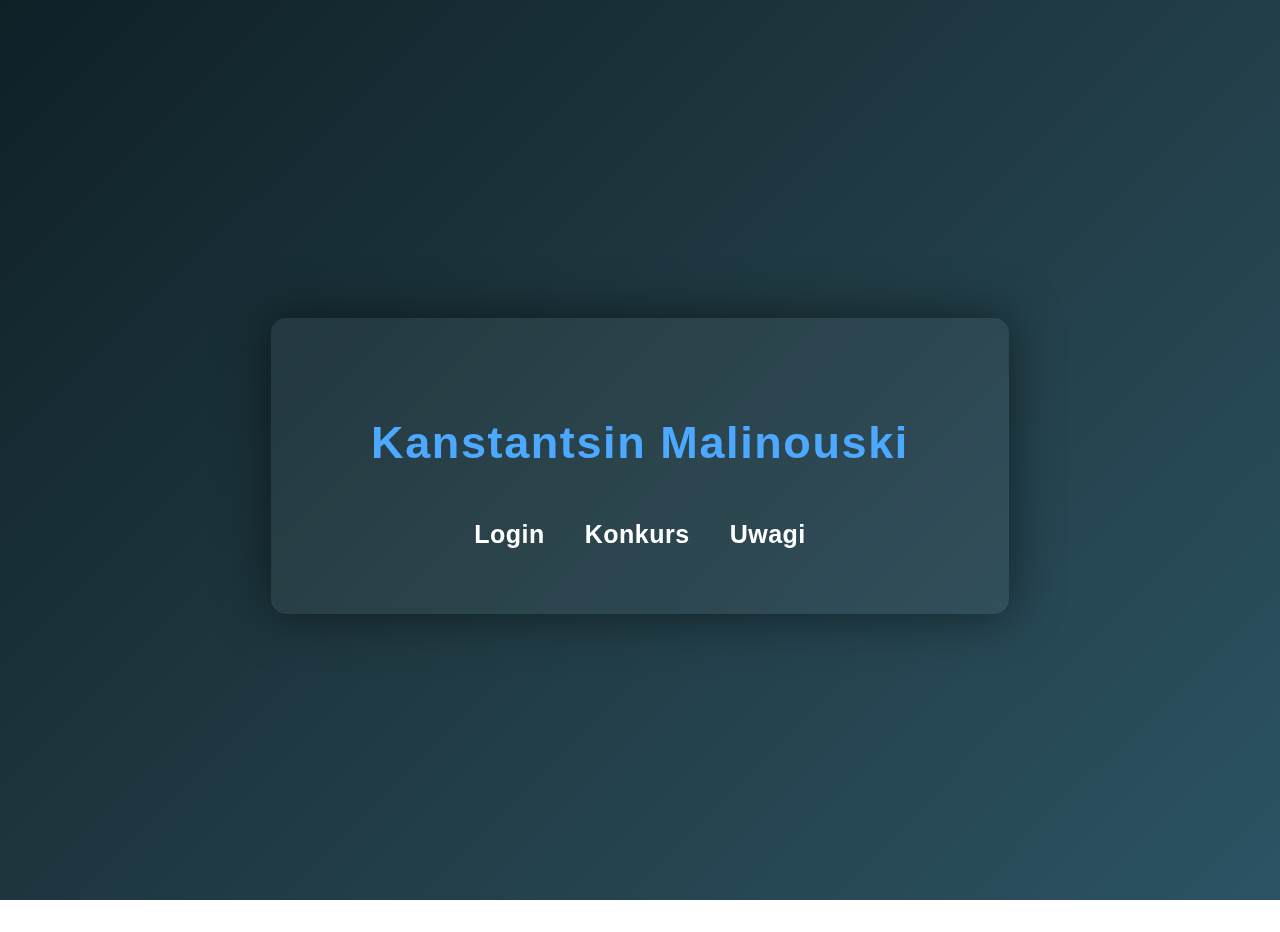
<file: lab-1/index.html>
<!DOCTYPE html>
<html lang="pl">
  <head>
    <meta charset="UTF-8" />
    <title>Lab 1</title>
    <link rel="stylesheet" href="css/style.css" />
  </head>
  <body>
    <div class="container">
      <h1>Kanstantsin Malinouski</h1>
      <nav>
        <a href="/lab-1/login.html">Login</a>
        <a href="/lab-1/konkurs.html">Konkurs</a>
        <a href="/lab-1/uwagi.html">Uwagi</a>
      </nav>
    </div>
  </body>
</html>
</file>
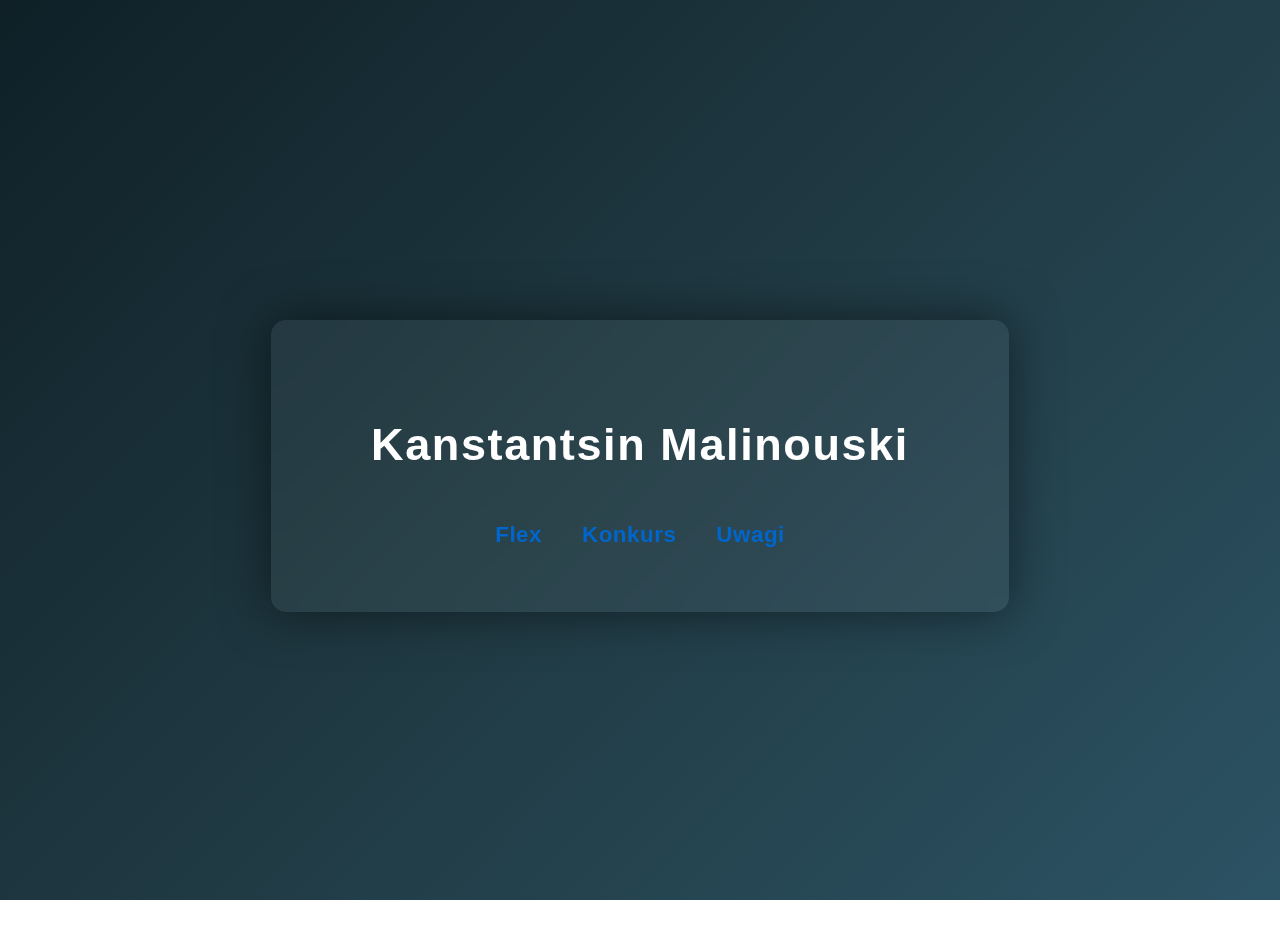
<file: lab-2/index.html>
<!DOCTYPE html>
<html lang="pl">
  <head>
    <meta charset="UTF-8" />
    <title>Lab 2</title>
    <link rel="stylesheet" href="css/style.css" />
  </head>
  <body>
    <div class="index_container">
      <h1 class="initials">Kanstantsin Malinouski</h1>
      <nav class="index_navbar">
        <a href="flex.html">Flex</a>
        <a href="konkurs.html">Konkurs</a>
        <a href="uwagi.html">Uwagi</a>
      </nav>
    </div>
  </body>
</html>
</file>
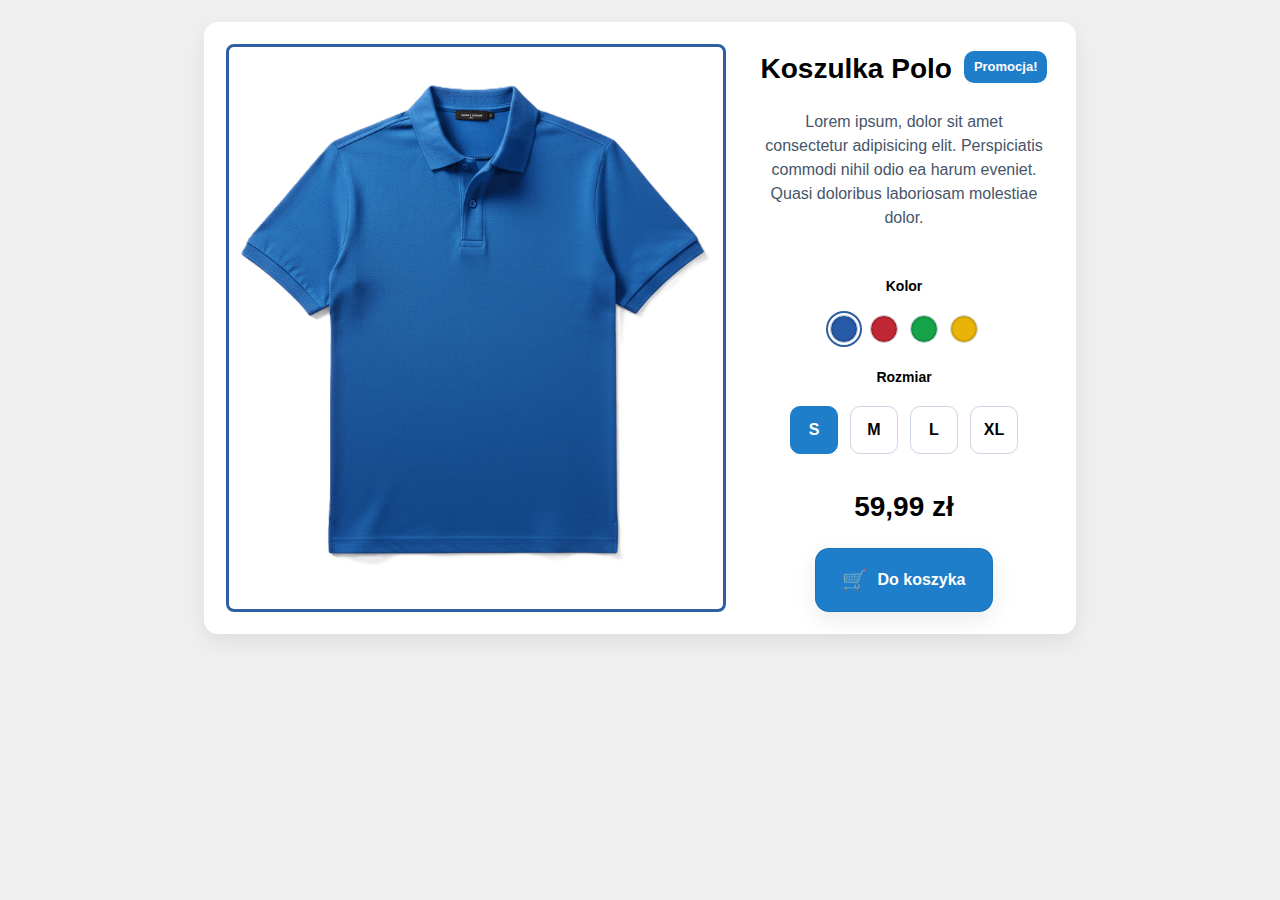
<file: lab-3/index.html>
<!DOCTYPE html>
<html lang="pl">
  <head>
    <meta charset="UTF-8" />
    <title>Karta Produktu</title>
    <link rel="stylesheet" href="css/polo.css" />
  </head>
  <body>
    <input
      type="radio"
      class="visually-hidden"
      name="color"
      id="c-blue"
      checked
      aria-label="Wybierz kolor: niebieski"
    />
    <input
      type="radio"
      class="visually-hidden"
      name="color"
      id="c-red"
      aria-label="Wybierz kolor: czerwony"
    />
    <input
      type="radio"
      class="visually-hidden"
      name="color"
      id="c-green"
      aria-label="Wybierz kolor: zielony"
    />
    <input
      type="radio"
      class="visually-hidden"
      name="color"
      id="c-yellow"
      aria-label="Wybierz kolor: żółty"
    />

    <input
      type="radio"
      class="visually-hidden"
      name="size"
      id="s-s"
      checked
      aria-label="Wybierz rozmiar: S"
    />
    <input
      type="radio"
      class="visually-hidden"
      name="size"
      id="s-m"
      aria-label="Wybierz rozmiar: M"
    />
    <input
      type="radio"
      class="visually-hidden"
      name="size"
      id="s-l"
      aria-label="Wybierz rozmiar: L"
    />
    <input
      type="radio"
      class="visually-hidden"
      name="size"
      id="s-xl"
      aria-label="Wybierz rozmiar: XL"
    />

    <main class="card">
      <section class="photo">
        <div class="photo_img"></div>
      </section>
      <section class="info">
        <div class="header">
          <h2 class="title">Koszulka Polo</h2>
          <span class="badge">Promocja!</span>
        </div>
        <p class="lead">
          Lorem ipsum, dolor sit amet consectetur adipisicing elit. Perspiciatis
          commodi nihil odio ea harum eveniet. Quasi doloribus laboriosam
          molestiae dolor.
        </p>

        <h4>Kolor</h4>
        <div class="swatches">
          <label class="swatch" for="c-blue"></label>
          <label class="swatch" for="c-red"></label>
          <label class="swatch" for="c-green"></label>
          <label class="swatch" for="c-yellow"></label>
        </div>

        <h4>Rozmiar</h4>
        <div class="sizes">
          <label for="s-s" class="size">S</label>
          <label for="s-m" class="size">M</label>
          <label for="s-l" class="size">L</label>
          <label for="s-xl" class="size">XL</label>
        </div>
        <div class="price">59,99 zł</div>
        <a href="#" class="cta">Do koszyka</a>
      </section>
    </main>
  </body>
</html>
</file>
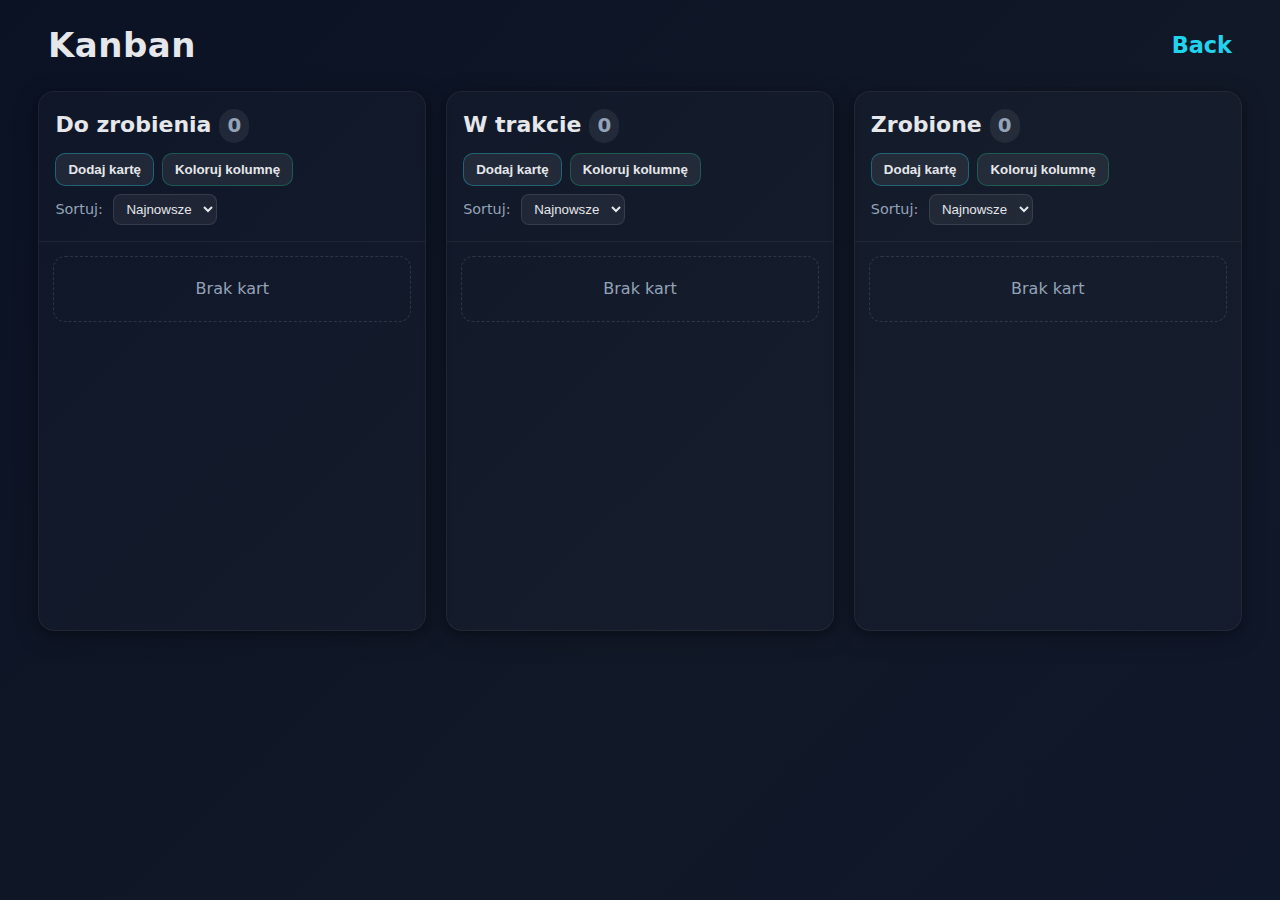
<file: lab-4/index.html>
<!DOCTYPE html>
<html lang="pl">
  <head>
    <meta charset="UTF-8" />
    <title>Lab 4</title>
    <link rel="stylesheet" href="css/style.css" />
  </head>
  <body>
    <header class="topbar">
      <h1>Kanban</h1>
      <a href=".." class="back">Back</a>
    </header>

    <main class="board" id="board">
      <section class="column" data-col="todo">
        <header class="column__head">
          <h2>Do zrobienia <span class="counter" data-counter="todo">0</span></h2>
          <div class="controls">
            <button class="btn add" data-action="add" data-col="todo">Dodaj kartę</button>
            <button class="btn colorize" data-action="colorize" data-col="todo">Koloruj kolumnę</button>
            <label class="sort">
              Sortuj:
              <select class="sort__select" data-action="sort" data-col="todo">
                <option value="created_desc">Najnowsze</option>
                <option value="created_asc">Najstarsze</option>
                <option value="title_asc">Tytuł A–Z</option>
                <option value="title_desc">Tytuł Z–A</option>
              </select>
            </label>
          </div>
        </header>
        <div class="cards" data-list="todo"></div>
      </section>

      <section class="column" data-col="doing">
        <header class="column__head">
          <h2>W trakcie <span class="counter" data-counter="doing">0</span></h2>
          <div class="controls">
            <button class="btn add" data-action="add" data-col="doing">Dodaj kartę</button>
            <button class="btn colorize" data-action="colorize" data-col="doing">Koloruj kolumnę</button>
            <label class="sort">
              Sortuj:
              <select class="sort__select" data-action="sort" data-col="doing">
                <option value="created_desc">Najnowsze</option>
                <option value="created_asc">Najstarsze</option>
                <option value="title_asc">Tytuł A–Z</option>
                <option value="title_desc">Tytuł Z–A</option>
              </select>
            </label>
          </div>
        </header>
        <div class="cards" data-list="doing"></div>
      </section>

      <section class="column" data-col="done">
        <header class="column__head">
          <h2>Zrobione <span class="counter" data-counter="done">0</span></h2>
          <div class="controls">
            <button class="btn add" data-action="add" data-col="done">Dodaj kartę</button>
            <button class="btn colorize" data-action="colorize" data-col="done">Koloruj kolumnę</button>
            <label class="sort">
              Sortuj:
              <select class="sort__select" data-action="sort" data-col="done">
                <option value="created_desc">Najnowsze</option>
                <option value="created_asc">Najstarsze</option>
                <option value="title_asc">Tytuł A–Z</option>
                <option value="title_desc">Tytuł Z–A</option>
              </select>
            </label>
          </div>
        </header>
        <div class="cards" data-list="done"></div>
      </section>
    </main>
    <script src="js/app.js" defer></script>
  </body>
</html>
</file>
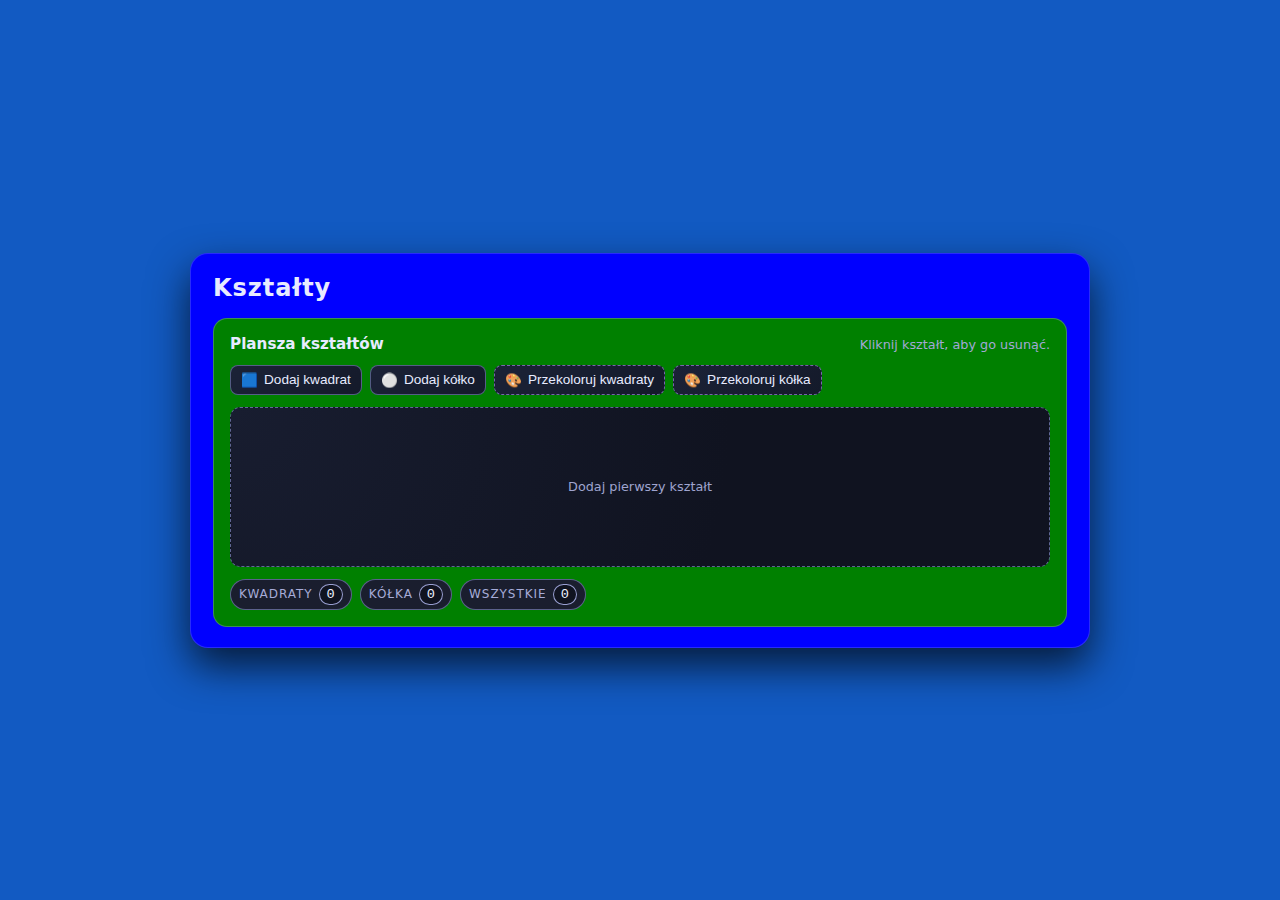
<file: lab-5/index.html>
<!DOCTYPE html>
<html lang="pl">
<head>
    <meta charset="UTF-8">
    <meta name="viewport" content="width=device-width, initial-scale=1.0">
    <title>Kształty</title>

    <style>
        * {
            box-sizing: border-box;
        }

        html, body {
            height: 100%;
            margin: 0;
        }

        body {
            font-family: system-ui, -apple-system, BlinkMacSystemFont, "Segoe UI",
                sans-serif;
            background: #125ac2;            
            color: #e7ebff;
            display: flex;
            align-items: center;     
            justify-content: center; 
            padding: 16px;
        }

        .application-shell {
            background: blue;
            border-radius: 18px;
            padding: 20px 22px;
            max-width: 900px;
            width: 100%;
            box-shadow: 0 18px 40px rgba(0, 0, 0, 0.7);
            border: 1px solid rgba(160, 170, 240, 0.25);
        }

        .application-inner {
            width: 100%;
        }

        header {
            margin-bottom: 16px;
        }

        .title-block h1 {
            margin: 0;
            font-size: 1.5rem;
            letter-spacing: 0.04em;
        }

        .layout {
            display: flex;
        }

        .panel {
            width: 100%;
            background: green;
            border-radius: 14px;
            border: 1px solid rgba(150, 160, 220, 0.4);
            padding: 16px;
        }

        .panel-header {
            display: flex;
            justify-content: space-between;
            align-items: baseline;
            margin-bottom: 12px;
        }

        .panel-title {
            font-size: 0.95rem;
            font-weight: 600;
        }

        .panel-caption {
            font-size: 0.8rem;
            color: #a2a8d6;
        }

        .controls-row {
            display: flex;
            flex-wrap: wrap;
            gap: 8px;
            margin-bottom: 12px;
        }

        .app-btn {
            border-radius: 8px;
            border: 1px solid rgba(160, 170, 240, 0.45);
            padding: 6px 10px;
            background: linear-gradient(
                135deg,
                #1b2237 0%,
                #141a2a 100%
            );
            color: inherit;
            cursor: pointer;
            font-size: 0.85rem;
            display: inline-flex;
            align-items: center;
            gap: 6px;
            transition:
                background 0.15s ease,
                transform 0.15s ease,
                box-shadow 0.15s ease,
                border-color 0.15s ease;
        }

        .app-btn.secondary {
            border-style: dashed;
            border-color: rgba(184, 148, 255, 0.6);
        }

        .app-btn:hover {
            background: linear-gradient(
                135deg,
                #242c45 0%,
                #1a2135 100%
            );
            transform: translateY(-1px);
            box-shadow: 0 10px 24px rgba(82, 109, 245, 0.45);
            border-color: rgba(175, 186, 255, 0.8);
        }

        .label-main {
            font-weight: 500;
        }

        .board {
            min-height: 160px;
            border-radius: 10px;
            border: 1px dashed rgba(160, 170, 240, 0.55);
            padding: 10px;
            margin-bottom: 12px;
            display: flex;
            flex-wrap: wrap;
            gap: 8px;
            position: relative;
            background: radial-gradient(circle at top left,
                #181d30 0,
                #101320 60%);
        }

        .board::before {
            pointer-events: none;
        }

        .board.is-empty::before {
            content: attr(data-empty-label);
            display: flex;
            align-items: center;
            justify-content: center;
            position: absolute;
            inset: 0;
            font-size: 0.8rem;
            color: #9fa4cf;
        }

        .shape {
            width: 50px;
            height: 50px;
            border-radius: 12px;
            border: 2px solid rgba(255, 255, 255, 0.18);
            cursor: pointer;
            transition:
                transform 0.15s ease,
                box-shadow 0.15s ease,
                border-color 0.15s ease;
        }

        .shape.square {
            border-radius: 10px;
        }

        .shape.circle {
            border-radius: 999px;
        }

        .shape:hover {
            transform: translateY(-2px) scale(1.04);
            border-color: rgba(210, 220, 255, 0.8);
            box-shadow: 0 10px 20px rgba(56, 69, 160, 0.7);
        }

        .counters {
            display: flex;
            flex-wrap: wrap;
            gap: 8px;
        }

        .pill-group {
            display: inline-flex;
            align-items: center;
            gap: 6px;
            padding: 4px 8px;
            border-radius: 999px;
            background: #1a1e2e;
            border: 1px solid rgba(170, 180, 255, 0.45);
        }

        .pill-label {
            font-size: 0.75rem;
            text-transform: uppercase;
            letter-spacing: 0.08em;
            color: #a6acd8;
        }

        .pill-value {
            font-family: ui-monospace, SFMono-Regular, Menlo, Monaco, Consolas,
                "Liberation Mono", "Courier New", monospace;
            font-size: 0.85rem;
            padding: 2px 7px;
            border-radius: 999px;
            background: #101320;
            border: 1px solid rgba(187, 195, 255, 0.8);
            color: #eef1ff;
        }
    </style>
</head>
<body>
    <div class="application-shell">
        <div class="application-inner">
            <header>
                <div class="title-block">
                    <h1>Kształty</h1>
                </div>
            </header>

            <main class="layout">
                <section class="panel">
                    <div class="panel-header">
                        <div class="panel-title">Plansza kształtów</div>
                        <div class="panel-caption">Kliknij kształt, aby go usunąć.</div>
                    </div>

                    <div class="controls-row">
                        <button id="btnAddSquare" class="app-btn">
                            <span>🟦</span>
                            <span class="label-main">Dodaj kwadrat</span>
                        </button>
                        <button id="btnAddCircle" class="app-btn">
                            <span>⚪</span>
                            <span class="label-main">Dodaj kółko</span>
                        </button>
                        <button id="btnRecolorSquares" class="app-btn secondary">
                            <span>🎨</span>
                            <span class="label-main">Przekoloruj kwadraty</span>
                        </button>
                        <button id="btnRecolorCircles" class="app-btn secondary">
                            <span>🎨</span>
                            <span class="label-main">Przekoloruj kółka</span>
                        </button>
                    </div>

                    <div
                        id="board"
                        class="board is-empty"
                        aria-label="plansza z kształtami"
                        data-empty-label="Dodaj pierwszy kształt"
                    ></div>

                    <div class="counters">
                        <div class="pill-group">
                            <span class="pill-label">Kwadraty</span>
                            <span id="cntSquares" class="pill-value">0</span>
                        </div>
                        <div class="pill-group">
                            <span class="pill-label">Kółka</span>
                            <span id="cntCircles" class="pill-value">0</span>
                        </div>
                        <div class="pill-group">
                            <span class="pill-label">Wszystkie</span>
                            <span id="cntTotal" class="pill-value">0</span>
                        </div>
                    </div>
                </section>
            </main>
        </div>
    </div>

    <script type="module" src="./js/app.js"></script>
</body>
</html>
</file>
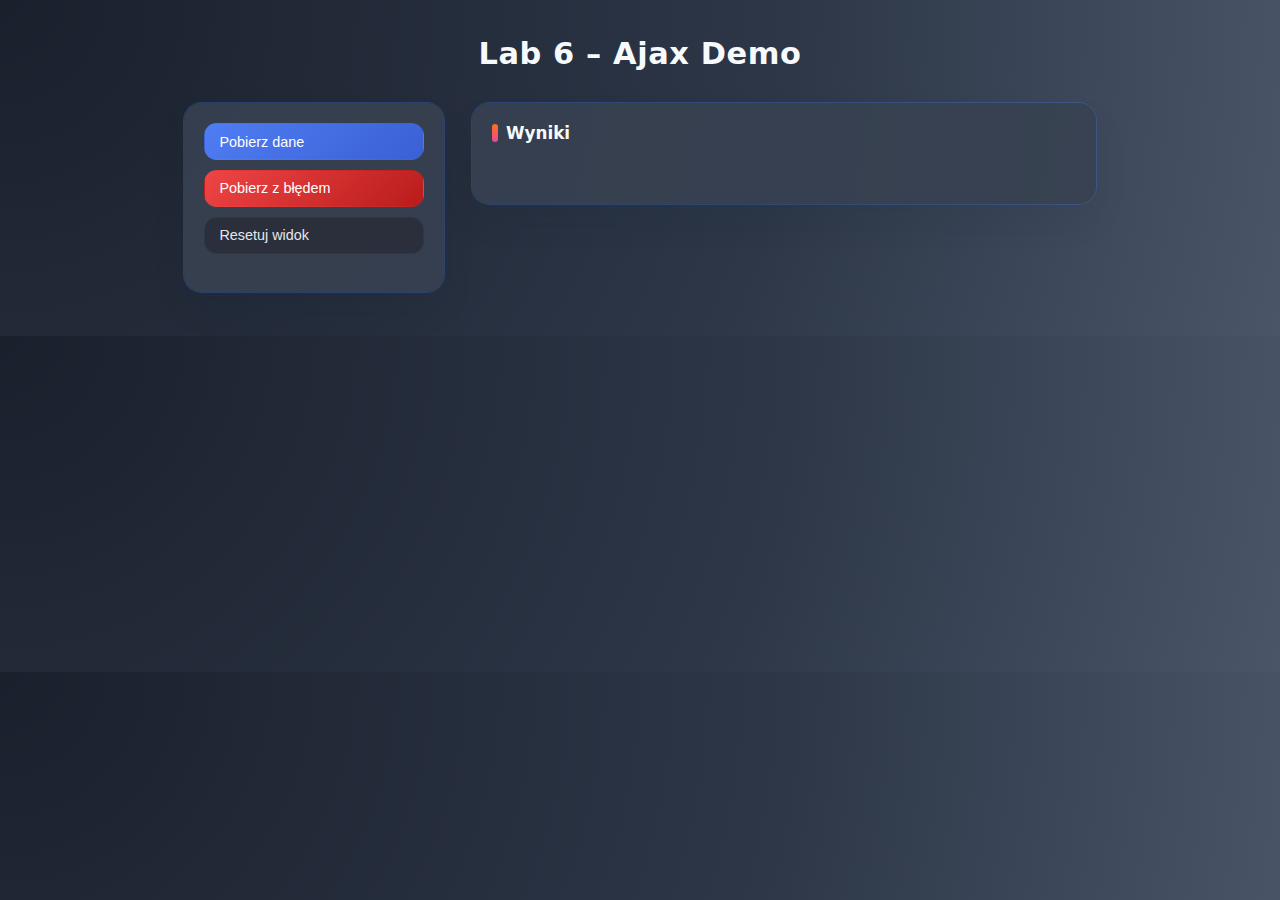
<file: lab-6/index.html>
<!DOCTYPE html>
<html lang="pl">
<head>
  <meta charset="UTF-8">
  <title>Lab 6 – Ajax Demo</title>
  <meta name="viewport" content="width=device-width, initial-scale=1">
  <link rel="stylesheet" href="styles.css">
</head>
<body>
  <main class="page">
    <h1 class="page-title">Lab 6 – Ajax Demo</h1>

    <div class="layout">
      <section class="sidebar">
        <div class="buttons">
          <button id="btn-load" class="btn primary">Pobierz dane</button>
          <button id="btn-error" class="btn danger">Pobierz z błędem</button>
          <button id="btn-reset" class="btn">Resetuj widok</button>
        </div>

        <div id="loader" class="loader hidden">Ładowanie danych…</div>
        <div id="errorBox" class="error hidden"></div>
      </section>

      <section class="content">
        <h2 class="content-title">Wyniki</h2>
        <ul id="list" class="list">
        </ul>
      </section>
    </div>
  </main>

  <script src="ajax.js"></script>
  <script src="main.js"></script>
</body>
</html>
</file>
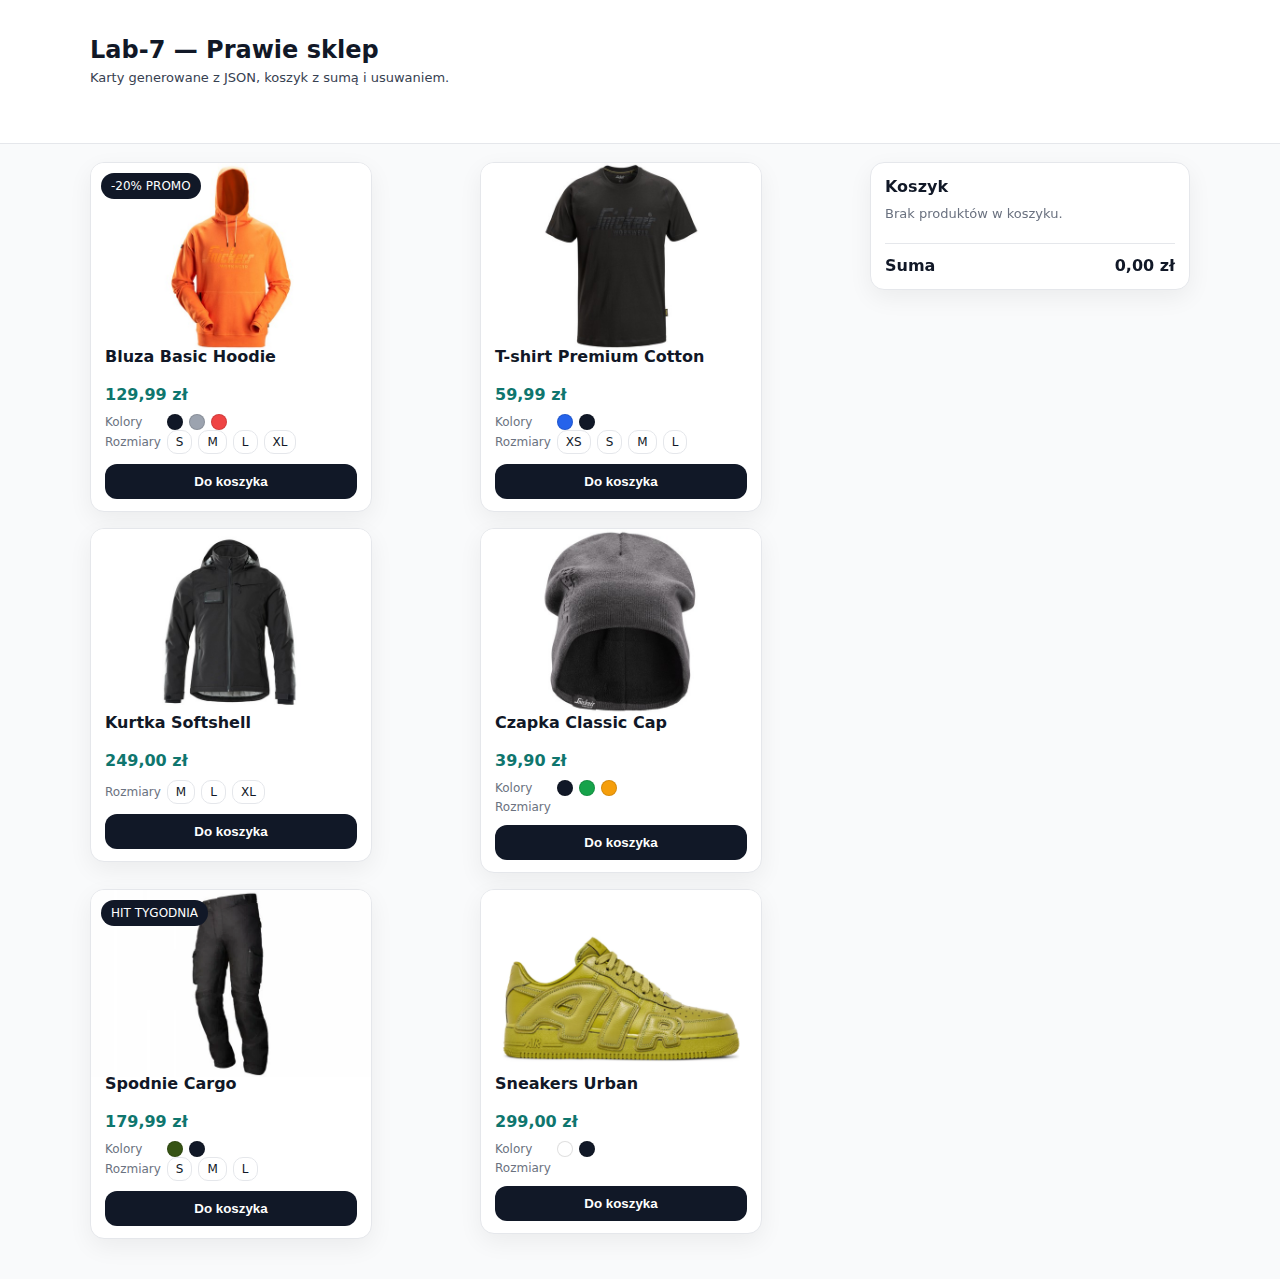
<file: lab-7/index.html>
<!doctype html>
<html lang="pl">
  <head>
    <meta charset="utf-8" />
    <meta name="viewport" content="width=device-width,initial-scale=1" />
    <title>Lab-7 — Prawie sklep</title>
    <script type="module" src="./app.js"></script>

    <style>
      body { margin:0; font-family:system-ui, Arial, sans-serif; background:#f9fafb; color:#111827; }
      header { padding:18px 16px; border-bottom:1px solid #e5e7eb; background:#fff; position:sticky; top:0; z-index:2; }
      .wrap { max-width:1100px; margin:0 auto; padding:18px 16px 40px; }
      .layout { display:grid; grid-template-columns: 1fr 320px; gap:16px; align-items:start; }
      @media (max-width: 900px) { .layout { grid-template-columns: 1fr; } }
    </style>
  </head>

  <body>
    <header>
      <div class="wrap">
        <h2 style="margin:0;">Lab-7 — Prawie sklep</h2>
        <div style="margin-top:6px; font-size:13px; color:#374151;">
          Karty generowane z JSON, koszyk z sumą i usuwaniem.
        </div>
      </div>
    </header>

    <main class="wrap">
      <div class="layout">
        <product-list></product-list>
        <shopping-cart></shopping-cart>
      </div>
    </main>
  </body>
</html>
</file>
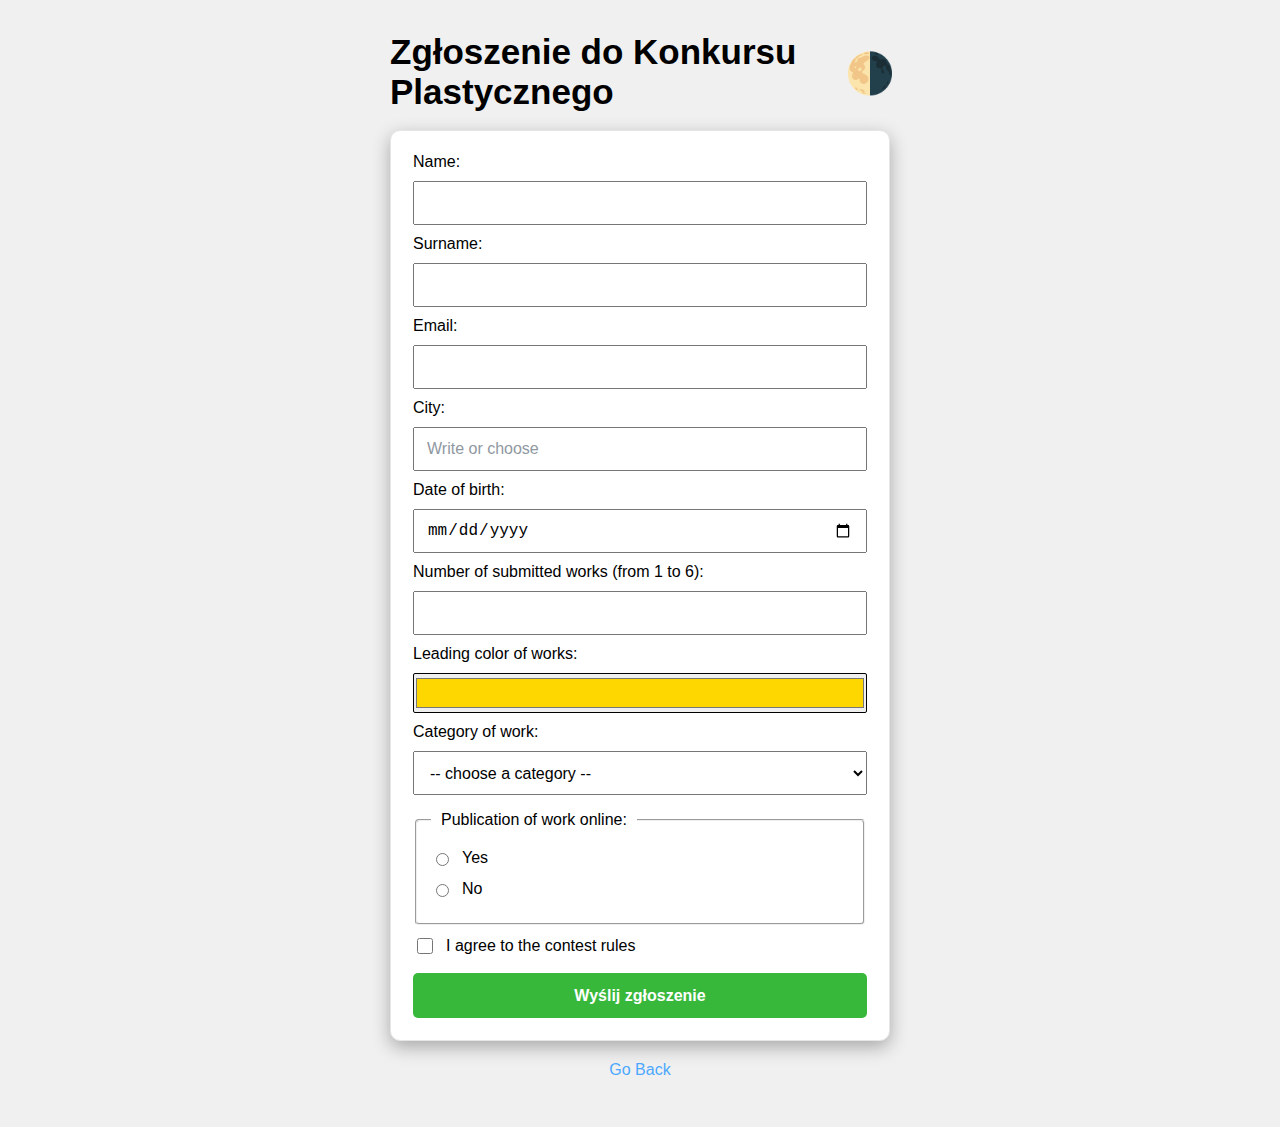
<file: lab-1/konkurs.html>
<!DOCTYPE html>
<html lang="en">
  <head>
    <meta charset="UTF-8" />
    <meta name="viewport" content="width=device-width, initial-scale=1.0" />
    <link rel="stylesheet" href="css/konkurs.css" />
    <title>Art Competition</title>
  </head>
  <body>
    <input type="checkbox" id="theme" class="theme-toggle" hidden />
    <div class="wrap">
      <header class="page-head">
        <h1>Zgłoszenie do Konkursu Plastycznego</h1>
        <label
          for="theme"
          class="moon"
          aria-label="Switch skin: light / dark"
          title="Change theme"
        >
          🌗
        </label>
      </header>

      <form
        action="https://httpbin.org/post"
        method="get"
        class="card competition-form"
      >
        <label for="name">Name:</label>
        <input type="text" name="name" id="name" maxlength="30" required />

        <label for="surname">Surname:</label>
        <input
          type="text"
          name="surname"
          id="surname"
          maxlength="50"
          required
        />

        <label for="email">Email:</label>
        <input type="email" name="email" id="email" required />

        <label for="city">City:</label>
        <input
          list="cities"
          name="city"
          id="city"
          placeholder="Write or choose"
          required
          title="City"
        />
        <datalist id="cities">
          <option value="Warszawa"></option>
          <option value="Kraków"></option>
          <option value="Gdańsk"></option>
          <option value="Poznań"></option>
          <option value="Wrocław"></option>
        </datalist>

        <label for="birth">Date of birth:</label>
        <input type="date" name="date_of_birth" id="birth" required />

        <label for="number">Number of submitted works (from 1 to 6):</label>
        <input
          type="number"
          name="number_of_works"
          id="number"
          inputmode="numeric"
          min="1"
          max="6"
          step="1"
          required
        />

        <label for="color">Leading color of works:</label>
        <input
          type="color"
          id="color"
          name="leading_color"
          value="#ffd700"
          required
        />

        <label for="category">Category of work:</label>
        <select
          name="category"
          id="category"
          title="Category selection"
          required
        >
          <option value="" selected disabled>-- choose a category --</option>
          <option>Figure</option>
          <option>Painting</option>
          <option>Computer graphics</option>
          <option>Sculpture</option>
          <option>Other</option>
        </select>

        <fieldset class="fieldset-form">
          <legend>Publication of work online:</legend>
          <label class="form-line">
            <input type="radio" name="publication" value="yes" required />
            <span>Yes</span>
          </label>

          <label class="form-line">
            <input type="radio" name="publication" value="no" />
            <span>No</span>
          </label>
        </fieldset>

        <label class="agree">
          <input type="checkbox" name="rules" required />
          <span>I agree to the contest rules</span>
        </label>

        <button type="submit" class="btn-primary">Wyślij zgłoszenie</button>
      </form>
      <p class="back-link">
        <a href="index.html">Go Back</a>
      </p>
    </div>
  </body>
</html>
</file>
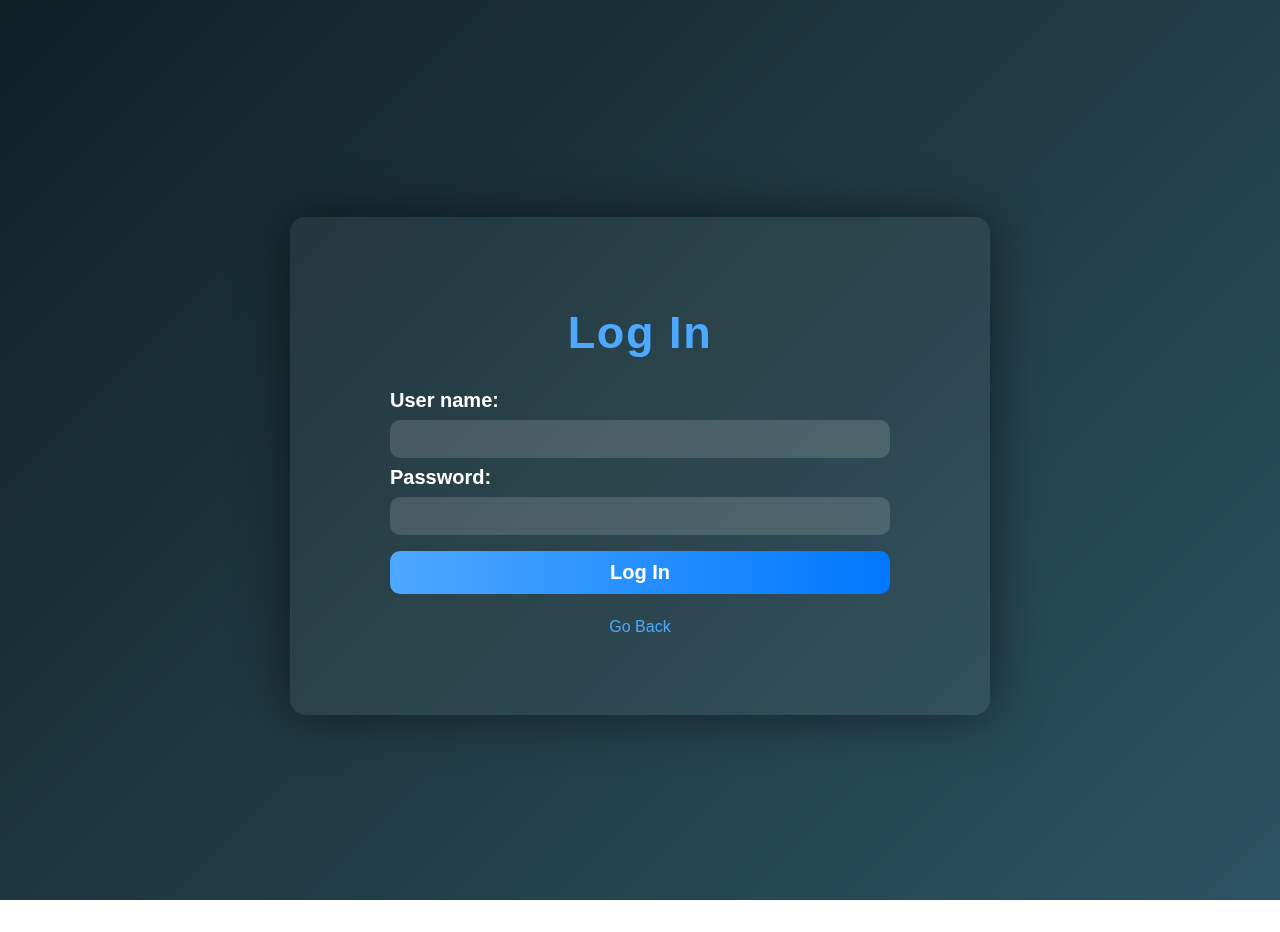
<file: lab-1/login.html>
<!DOCTYPE html>
<html lang="en">
  <head>
    <meta charset="UTF-8" />
    <meta name="viewport" content="width=device-width, initial-scale=1.0" />
    <link rel="stylesheet" href="css/main.css" />
    <title>Log In</title>
  </head>
  <body>
    <div class="login-container">
      <h1>Log In</h1>

      <form action="https://httpbin.org/post" method="post" class="login-form">
        <label for="username">User name:</label>
        <input type="text" name="username" id="username" required />

        <label for="password">Password:</label>
        <input type="password" name="password" id="password" required />

        <button type="submit">Log In</button>
      </form>

      <p class="back-link">
        <a href="index.html">Go Back</a>
      </p>
    </div>
  </body>
</html>
</file>
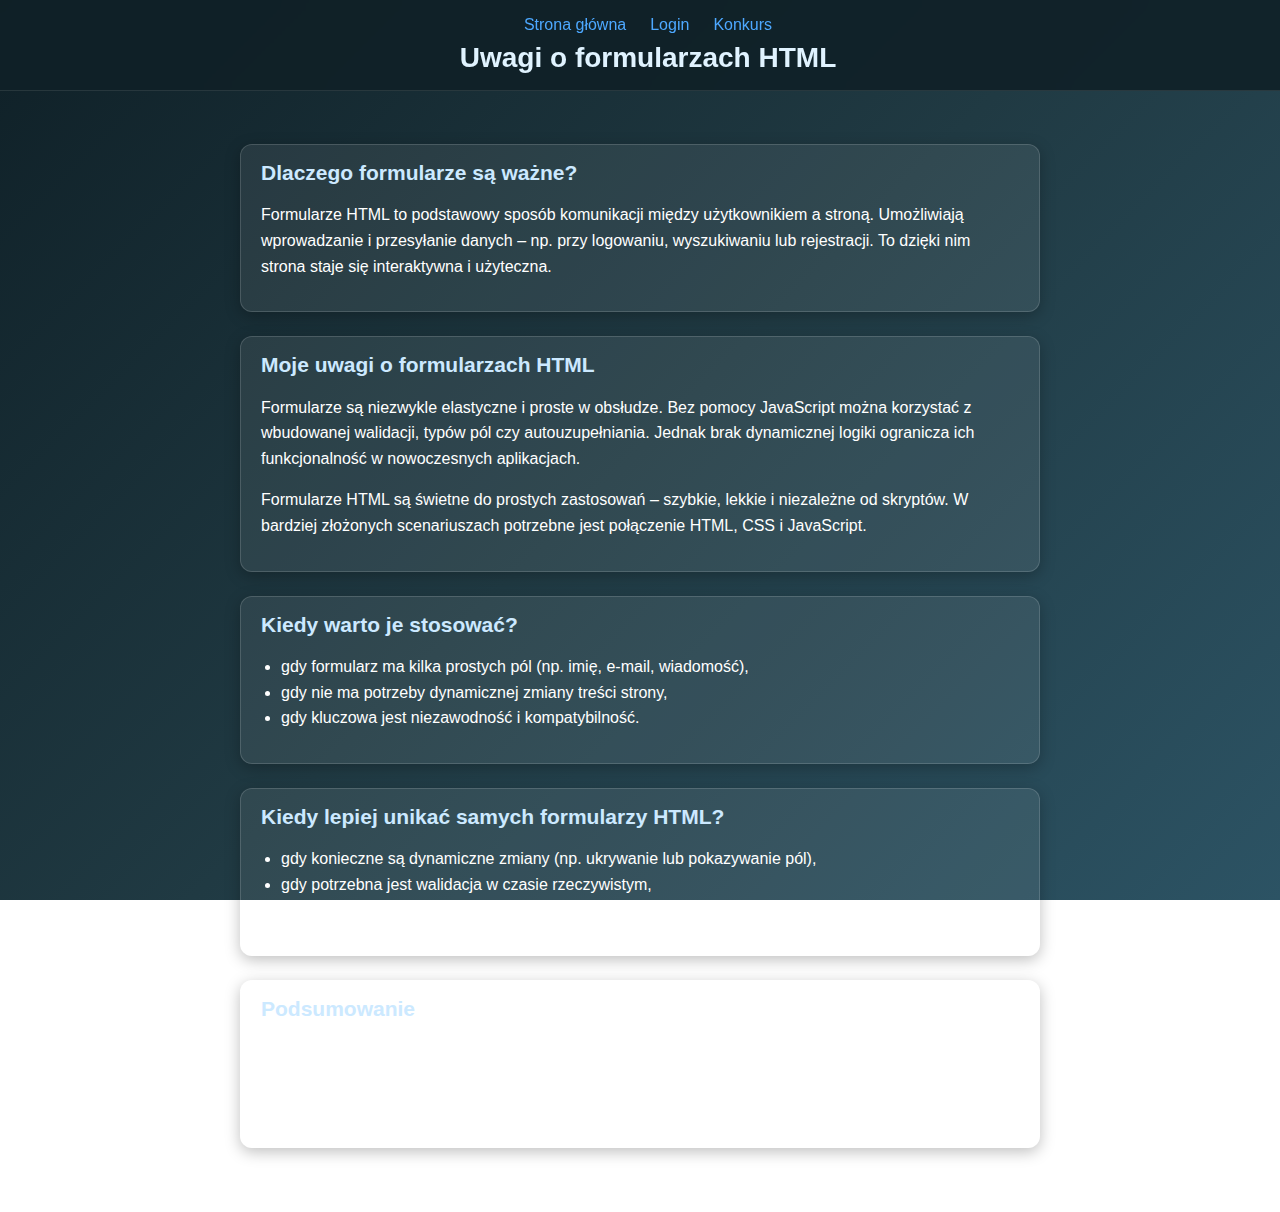
<file: lab-1/uwagi.html>
<!DOCTYPE html>
<html lang="pl">
  <head>
    <meta charset="UTF-8" />
    <meta name="viewport" content="width=device-width, initial-scale=1.0" />
    <link rel="stylesheet" href="css/main.css" />
    <title>Uwagi o formularzach HTML</title>
  </head>
  <body>
    <header>
      <nav aria-label="Nawigacja główna">
        <a href="index.html">Strona główna</a>
        <a href="login.html">Login</a>
        <a href="konkurs.html">Konkurs</a>
      </nav>
      <h1>Uwagi o formularzach HTML</h1>
    </header>

    <main>
      <article>
        <section>
          <h2>Dlaczego formularze są ważne?</h2>
          <p>
            Formularze HTML to podstawowy sposób komunikacji między
            użytkownikiem a stroną. Umożliwiają wprowadzanie i przesyłanie
            danych – np. przy logowaniu, wyszukiwaniu lub rejestracji. To dzięki
            nim strona staje się interaktywna i użyteczna.
          </p>
        </section>

        <section>
          <h2>Moje uwagi o formularzach HTML</h2>
          <p>
            Formularze są niezwykle elastyczne i proste w obsłudze. Bez pomocy
            JavaScript można korzystać z wbudowanej walidacji, typów pól czy
            autouzupełniania. Jednak brak dynamicznej logiki ogranicza ich
            funkcjonalność w nowoczesnych aplikacjach.
          </p>
          <p>
            Formularze HTML są świetne do prostych zastosowań – szybkie, lekkie
            i niezależne od skryptów. W bardziej złożonych scenariuszach
            potrzebne jest połączenie HTML, CSS i JavaScript.
          </p>
        </section>

        <section>
          <h2>Kiedy warto je stosować?</h2>
          <ul>
            <li>
              gdy formularz ma kilka prostych pól (np. imię, e-mail, wiadomość),
            </li>
            <li>gdy nie ma potrzeby dynamicznej zmiany treści strony,</li>
            <li>gdy kluczowa jest niezawodność i kompatybilność.</li>
          </ul>
        </section>

        <section>
          <h2>Kiedy lepiej unikać samych formularzy HTML?</h2>
          <ul>
            <li>
              gdy konieczne są dynamiczne zmiany (np. ukrywanie lub pokazywanie
              pól),
            </li>
            <li>gdy potrzebna jest walidacja w czasie rzeczywistym,</li>
            <li>gdy formularz ma wysyłać dane bez przeładowania strony.</li>
          </ul>
        </section>

        <section>
          <h2>Podsumowanie</h2>
          <p>
            Formularze HTML to solidny fundament komunikacji człowiek–strona.
            Ich prostota to zaleta, ale też ograniczenie. Dobrze zaprojektowany
            formularz HTML z walidacją po stronie serwera jest bezpieczny i
            niezawodny, a JavaScript może stanowić jego rozszerzenie – dla
            lepszej interakcji i wygody użytkownika.
          </p>
        </section>
      </article>
    </main>
  </body>
</html>
</file>
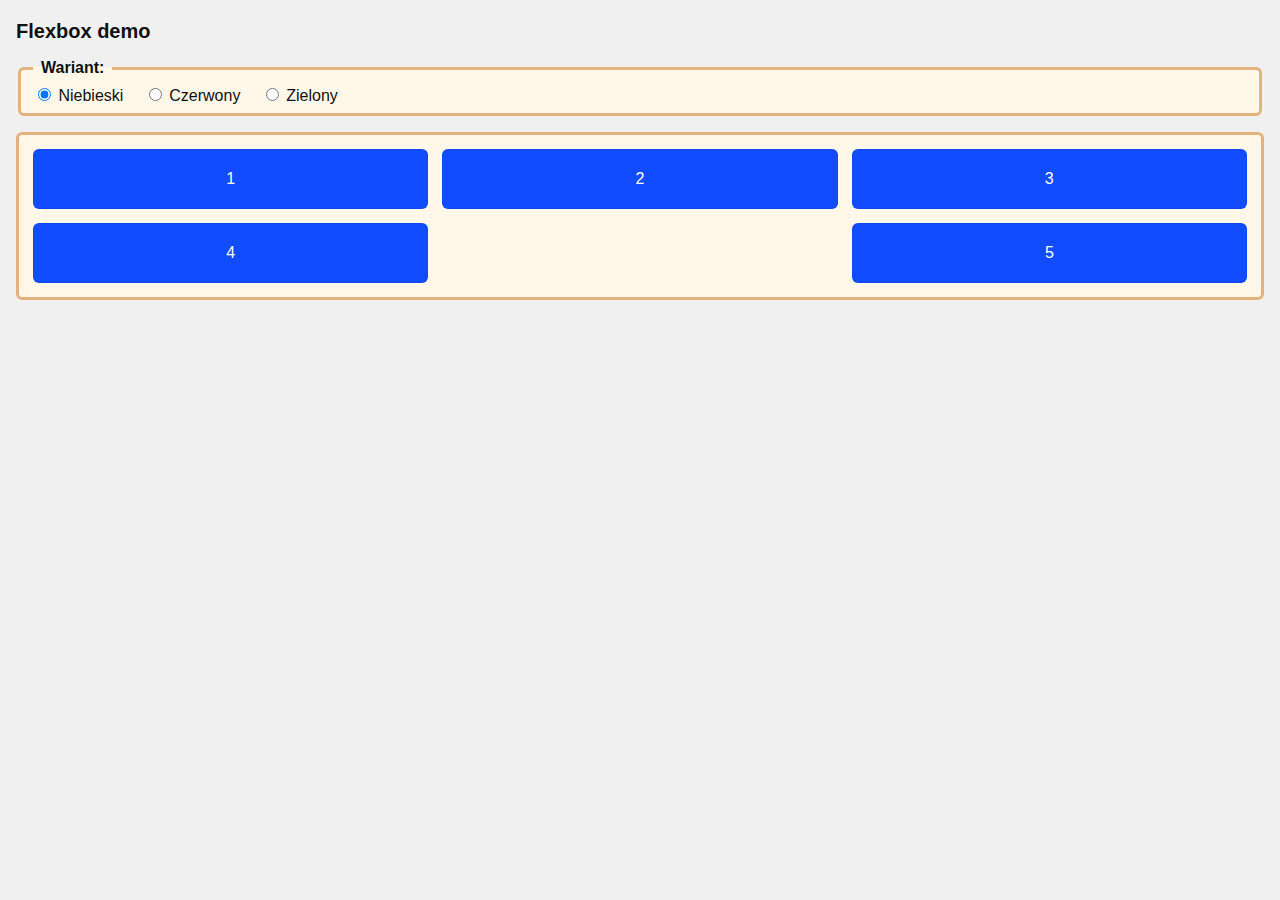
<file: lab-2/flex.html>
<!DOCTYPE html>
<html lang="pl">
  <head>
    <meta charset="UTF-8" />
    <meta name="viewport" content="width=device-width, initial-scale=1.0" />
    <title>Flexbox Demo</title>
    <link rel="stylesheet" href="css/flex.css" />
  </head>
  <body>
    <h1>Flexbox demo</h1>
    <header>
      <fieldset class="theme-picker">
        <legend>Wariant:</legend>
        <label>
          <input type="radio" name="version" value="blue" checked />
          Niebieski
        </label>
        <label
          ><input type="radio" name="version" value="red" />
          Czerwony
        </label>
        <label>
          <input type="radio" name="version" value="green" />
          Zielony
        </label>
      </fieldset>
    </header>
    <div class="container">
      <div class="item">1</div>
      <div class="item">2</div>
      <div class="item">3</div>
      <div class="item">4</div>
      <div class="item">5</div>
    </div>
  </body>
</html>
</file>
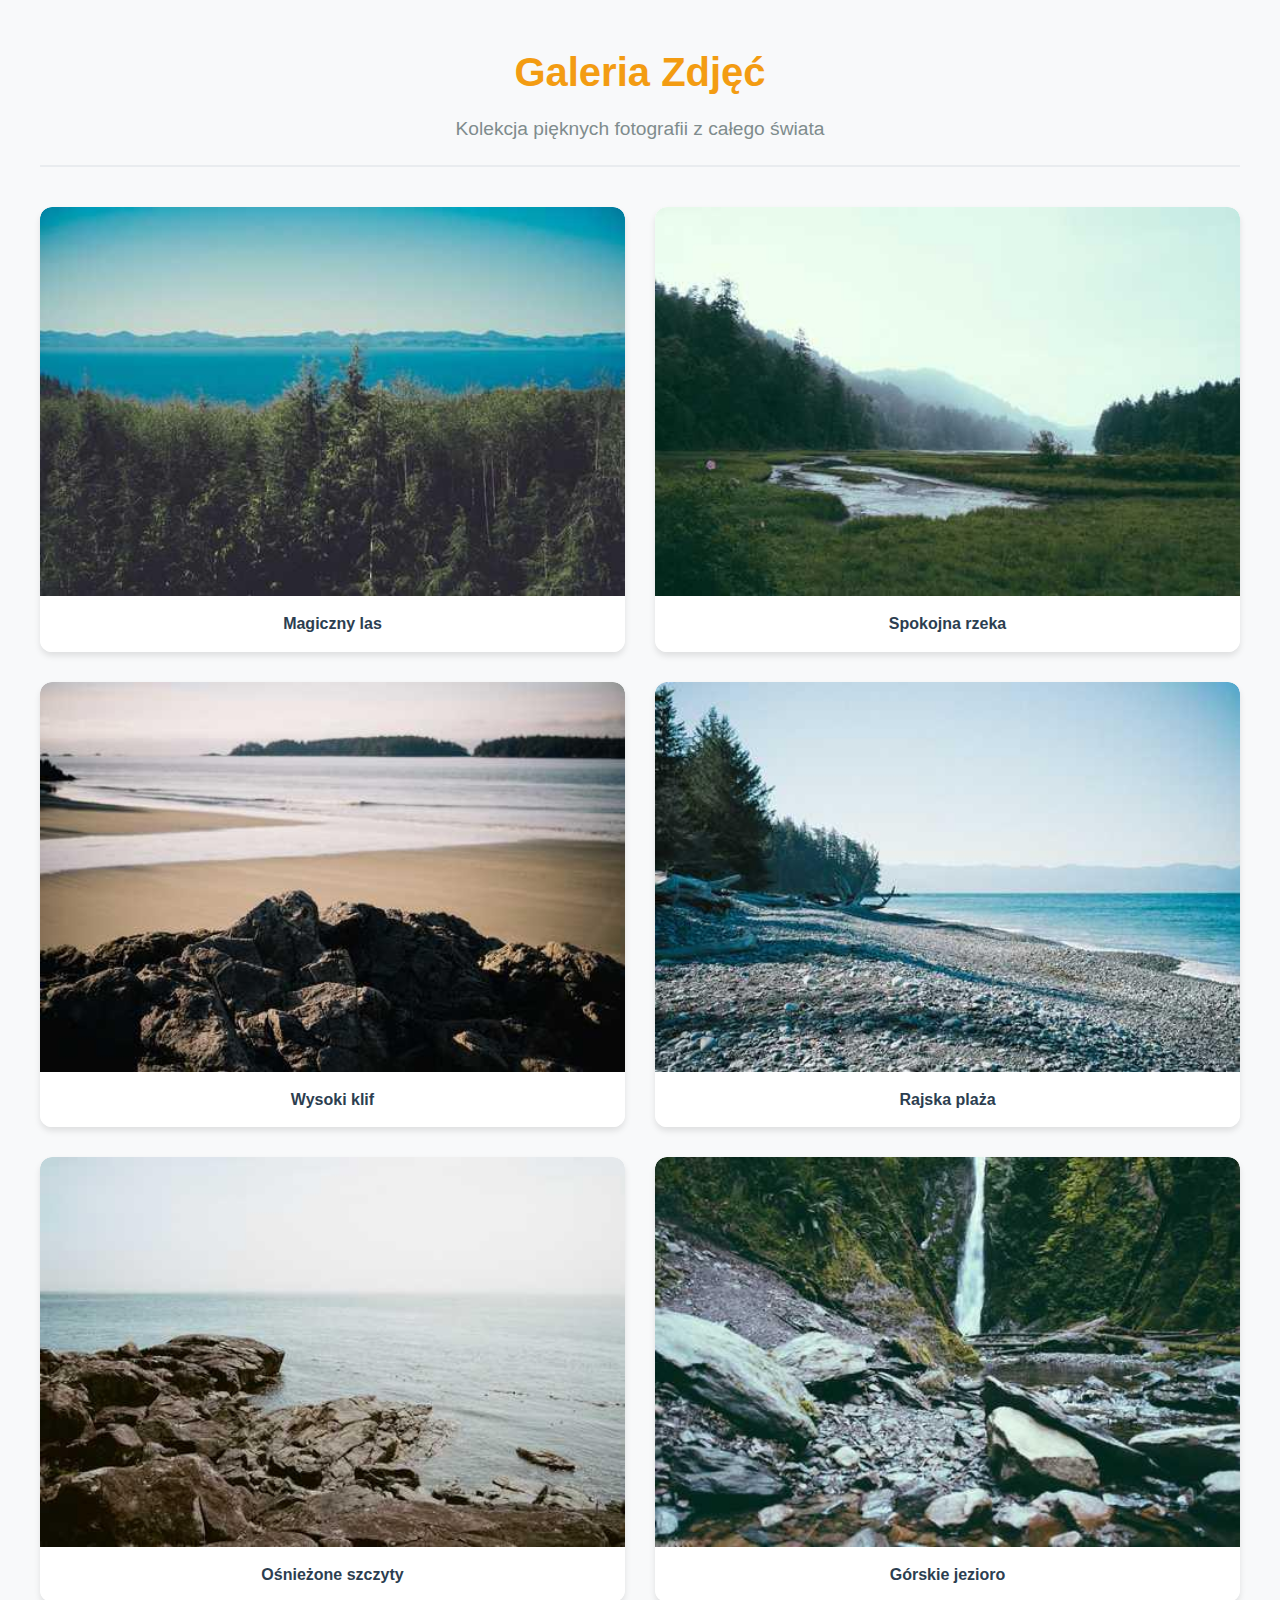
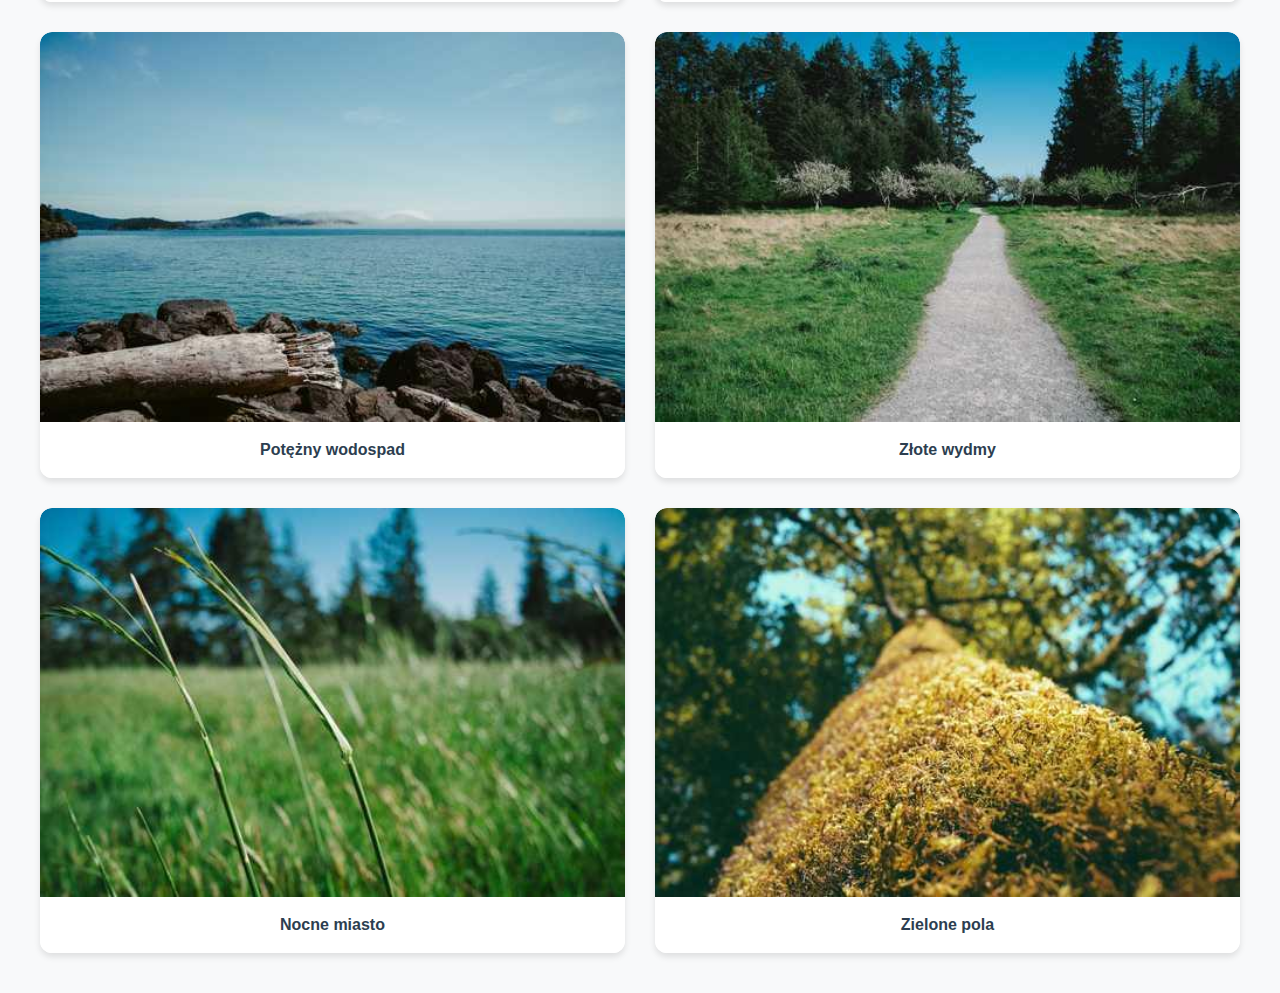
<file: lab-2/galeria.html>
<!DOCTYPE html>
<html lang="pl">
  <head>
    <meta charset="UTF-8" />
    <meta name="viewport" content="width=device-width, initial-scale=1.0" />
    <title>Galeria Zdjęć</title>
    <link rel="stylesheet" href="css/galeria.css" />
  </head>
  <body>
    <div class="container">
      <header>
        <h1>Galeria Zdjęć</h1>
        <p class="subtitle">Kolekcja pięknych fotografii z całego świata</p>
      </header>

      <main>
        <div class="gallery">
          <div class="gallery-item">
            <figure>
              <img
                src="images/1-500.jpg"
                srcset="images/1-500.jpg 500w, images/1-1000.jpg 1000w"
                sizes="(min-width:1600px) 1000px, (min-width:1200px) 500px, (min-width:800px) 1000px, 500px"
                alt="Las z promieniami słońca przedzierającymi się przez drzewa"
                class="gallery-image"
              />
              <figcaption>Magiczny las</figcaption>
            </figure>
          </div>

          <div class="gallery-item">
            <figure>
              <img
                src="images/2-500.jpg"
                srcset="images/2-500.jpg 500w, images/2-1000.jpg 1000w"
                sizes="(min-width:1600px) 1000px, (min-width:1200px) 500px, (min-width:800px) 1000px, 500px"
                alt="Rzeka płynąca przez kanion"
                class="gallery-image"
              />
              <figcaption>Spokojna rzeka</figcaption>
            </figure>
          </div>

          <div class="gallery-item">
            <figure>
              <img
                src="images/3-500.jpg"
                srcset="images/3-500.jpg 500w, images/3-1000.jpg 1000w"
                sizes="(min-width:1600px) 1000px, (min-width:1200px) 500px, (min-width:800px) 1000px, 500px"
                alt="Klif nad morzem"
                class="gallery-image"
              />
              <figcaption>Wysoki klif</figcaption>
            </figure>
          </div>

          <div class="gallery-item">
            <figure>
              <img
                src="images/4-500.jpg"
                srcset="images/4-500.jpg 500w, images/4-1000.jpg 1000w"
                sizes="(min-width:1600px) 1000px, (min-width:1200px) 500px, (min-width:800px) 1000px, 500px"
                alt="Tropikalna plaża z palmami"
                class="gallery-image"
              />
              <figcaption>Rajska plaża</figcaption>
            </figure>
          </div>

          <div class="gallery-item">
            <figure>
              <img
                src="images/5-500.jpg"
                srcset="images/5-500.jpg 500w, images/5-1000.jpg 1000w"
                sizes="(min-width:1600px) 1000px, (min-width:1200px) 500px, (min-width:800px) 1000px, 500px"
                alt="Góry ośnieżone w zimie"
                class="gallery-image"
              />
              <figcaption>Ośnieżone szczyty</figcaption>
            </figure>
          </div>

          <div class="gallery-item">
            <figure>
              <img
                src="images/6-500.jpg"
                srcset="images/6-500.jpg 500w, images/6-1000.jpg 1000w"
                sizes="(min-width:1600px) 1000px, (min-width:1200px) 500px, (min-width:800px) 1000px, 500px"
                alt="Jezioro w górach"
                class="gallery-image"
              />
              <figcaption>Górskie jezioro</figcaption>
            </figure>
          </div>

          <div class="gallery-item">
            <figure>
              <img
                src="images/7-500.jpg"
                srcset="images/7-500.jpg 500w, images/7-1000.jpg 1000w"
                sizes="(min-width:1600px) 1000px, (min-width:1200px) 500px, (min-width:800px) 1000px, 500px"
                alt="Wodospad w lesie"
                class="gallery-image"
              />
              <figcaption>Potężny wodospad</figcaption>
            </figure>
          </div>

          <div class="gallery-item">
            <figure>
              <img
                src="images/8-500.jpg"
                srcset="images/8-500.jpg 500w, images/8-1000.jpg 1000w"
                sizes="(min-width:1600px) 1000px, (min-width:1200px) 500px, (min-width:800px) 1000px, 500px"
                alt="Pustynia z wydmami"
                class="gallery-image"
              />
              <figcaption>Złote wydmy</figcaption>
            </figure>
          </div>

          <div class="gallery-item">
            <figure>
              <img
                src="images/9-500.jpg"
                srcset="images/9-500.jpg 500w, images/9-1000.jpg 1000w"
                sizes="(min-width:1600px) 1000px, (min-width:1200px) 500px, (min-width:800px) 1000px, 500px"
                alt="Miasto nocą"
                class="gallery-image"
              />
              <figcaption>Nocne miasto</figcaption>
            </figure>
          </div>

          <div class="gallery-item">
            <figure>
              <img
                src="images/10-500.jpg"
                srcset="images/10-500.jpg 500w, images/10-1000.jpg 1000w"
                sizes="(min-width:1600px) 1000px, (min-width:1200px) 500px, (min-width:800px) 1000px, 500px"
                alt="Pola uprawne"
                class="gallery-image"
              />
              <figcaption>Zielone pola</figcaption>
            </figure>
          </div>
        </div>
      </main>
    </div>
  </body>
</html>
</file>
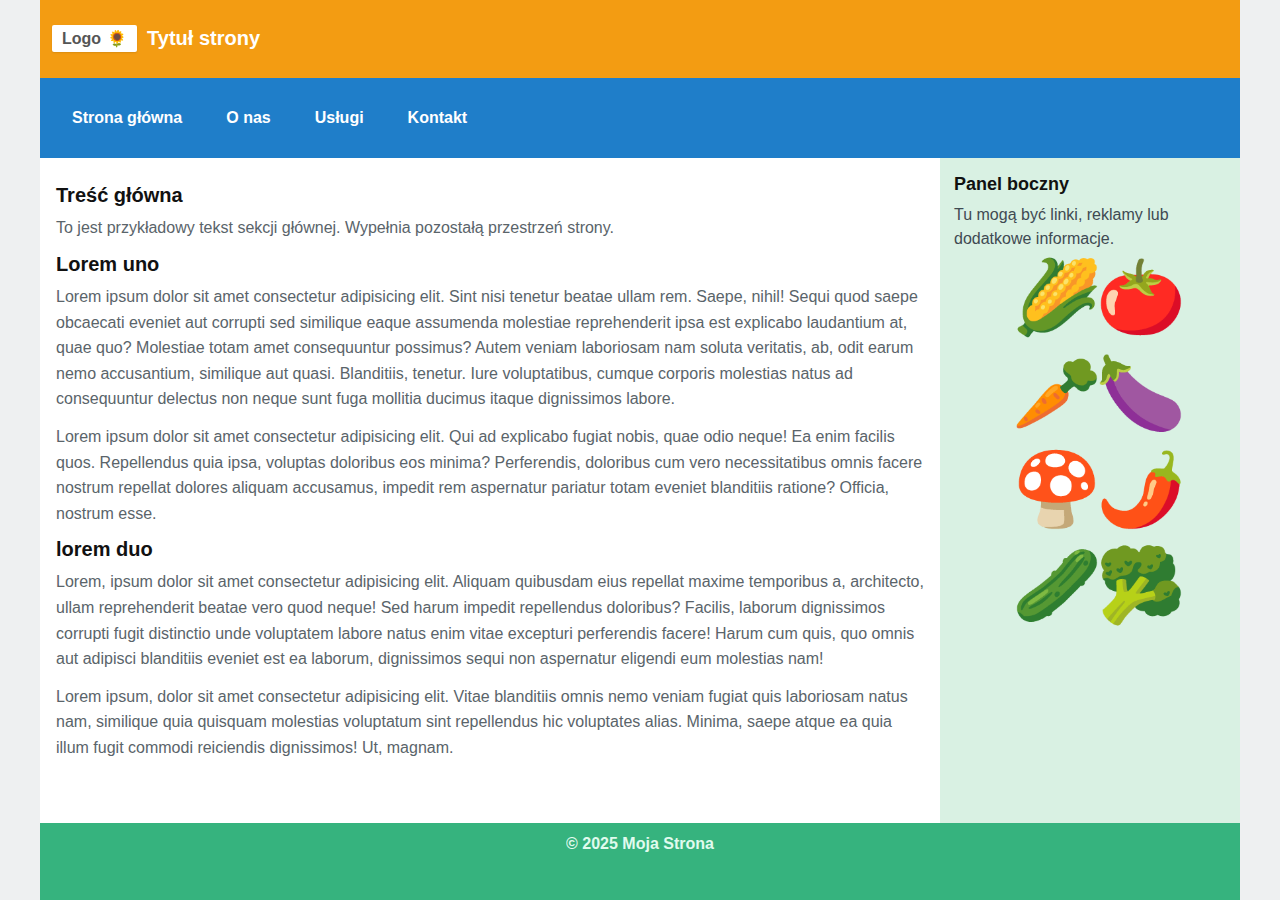
<file: lab-2/grid.html>
<!DOCTYPE html>
<html lang="pl">
  <head>
    <meta charset="UTF-8" />
    <meta name="viewport" content="width=device-width, initial-scale=1.0" />
    <title>Grid Layout Demo</title>
    <link rel="stylesheet" href="css/grid.css" />
  </head>
  <body>
    <div class="container">
      <header>
        <div class="logo">🌻</div>
        <h1>Tytuł strony</h1>
      </header>
      <nav>
        <a href="#">Strona główna</a>
        <a href="#">O nas</a>
        <a href="#">Usługi</a>
        <a href="#">Kontakt</a>
      </nav>
      <main>
        <h2>Treść główna</h2>
        <p>
          To jest przykładowy tekst sekcji głównej. Wypełnia pozostałą
          przestrzeń strony.
        </p>
        <h2>Lorem uno</h2>
        <p>
          Lorem ipsum dolor sit amet consectetur adipisicing elit. Sint nisi
          tenetur beatae ullam rem. Saepe, nihil! Sequi quod saepe obcaecati
          eveniet aut corrupti sed similique eaque assumenda molestiae
          reprehenderit ipsa est explicabo laudantium at, quae quo? Molestiae
          totam amet consequuntur possimus? Autem veniam laboriosam nam soluta
          veritatis, ab, odit earum nemo accusantium, similique aut quasi.
          Blanditiis, tenetur. Iure voluptatibus, cumque corporis molestias
          natus ad consequuntur delectus non neque sunt fuga mollitia ducimus
          itaque dignissimos labore.
        </p>
        <p>
          Lorem ipsum dolor sit amet consectetur adipisicing elit. Qui ad
          explicabo fugiat nobis, quae odio neque! Ea enim facilis quos.
          Repellendus quia ipsa, voluptas doloribus eos minima? Perferendis,
          doloribus cum vero necessitatibus omnis facere nostrum repellat
          dolores aliquam accusamus, impedit rem aspernatur pariatur totam
          eveniet blanditiis ratione? Officia, nostrum esse.
        </p>
        <h2>lorem duo</h2>
        <p>
          Lorem, ipsum dolor sit amet consectetur adipisicing elit. Aliquam
          quibusdam eius repellat maxime temporibus a, architecto, ullam
          reprehenderit beatae vero quod neque! Sed harum impedit repellendus
          doloribus? Facilis, laborum dignissimos corrupti fugit distinctio unde
          voluptatem labore natus enim vitae excepturi perferendis facere! Harum
          cum quis, quo omnis aut adipisci blanditiis eveniet est ea laborum,
          dignissimos sequi non aspernatur eligendi eum molestias nam!
        </p>
        <p>
          Lorem ipsum, dolor sit amet consectetur adipisicing elit. Vitae
          blanditiis omnis nemo veniam fugiat quis laboriosam natus nam,
          similique quia quisquam molestias voluptatum sint repellendus hic
          voluptates alias. Minima, saepe atque ea quia illum fugit commodi
          reiciendis dignissimos! Ut, magnam.
        </p>
      </main>
      <aside>
        <h3>Panel boczny</h3>
        <p>Tu mogą być linki, reklamy lub dodatkowe informacje.</p>
        <div>
          <span>🌽</span><span>🍅</span> <span>🥕</span><span>🍆</span>
          <span>🍄</span><span>🌶️</span> <span>🥒</span><span>🥦</span>
        </div>
      </aside>
      <footer>
        <p>&copy; 2025 Moja Strona</p>
      </footer>
    </div>
  </body>
</html>
</file>
<file: lab-3/css/polo.css>
:root {
  --image-max: 500px;
  --info-width: 300px;
  --gap: 28px;
  --page-pad: 22px;
  --card-pad: 22px;
  --radius: 14px;

  --bg: #f0f0f0;
  --card-bg: #ffffff;
  --ink: #000000;
  --muted: #475569;
  --stroke: #2f5fa3;
  --accent: #1f7ec9;
  --accent-ink: #ffffff;
  --shadow: 0 8px 24px rgba(2, 6, 23, 0.08);
  --badge: var(--accent);

  --product-image: url('../images/polo_b');
  --img-filter: none;

  --swatch-1: #275aa7;
  --swatch-2: #c02633;
  --swatch-3: #16a34a;
  --swatch-4: #eab308;
}

*,
*::before,
*::after {
  box-sizing: border-box;
}

body {
  margin: 0;
  background: var(--bg);
  color: var(--ink);
  font-size: 16px;
  line-height: 1.5;
  font-family: 'Segoe UI', Tahoma, Geneva, Verdana, sans-serif;
  padding: var(--page-pad);
}

.visually-hidden {
  position: absolute;
  width: 1px;
  height: 1px;
  overflow: hidden;
  margin: -1px;
  clip-path: inset(50%);
  white-space: nowrap;
  border: 0;
}

.card {
  width: min(
    100%,
    calc(
      var(--image-max) + var(--gap) + var(--info-width) + 2 * var(--card-pad)
    )
  );
  margin: 0 auto;
  display: flex;
  flex-wrap: wrap;
  grid-template-columns: auto var(--info-width);
  gap: var(--gap);
  background: var(--card-bg);
  border-radius: var(--radius);
  padding: var(--card-pad);
  box-shadow: var(--shadow);
  justify-content: center;
}

.photo {
  --img-side: max(
    180px,
    min(
      var(--image-max),
      calc(
        100vw - 2 * var(--page-pad) - 2 * var(--card-pad) - var(--info-width) -
          var(--gap)
      )
    )
  );
  --img-1col: min(
    var(--image-max),
    calc(100vw - 2 * var(--page-pad) - 2 * var(--card-pad))
  );
  width: min(var(--img-2col), var(--img-1col));
  aspect-ratio: 1/1;
  border: 3px solid var(--stroke);
  border-radius: calc(var(--radius) - 6px);
  overflow: hidden;
  flex: 1 1 var(--image-max);
}

.photo_img {
  width: 100%;
  height: 100%;
  background-image: var(--product-image);
  background-size: cover;
  background-position: center;
  filter: var(--img-filter);
}

.info {
  width: var(--info-width);
  flex: 0 0 var(--info-width);
  display: flex;
  flex-direction: column;
  gap: 10px;
  align-items: center;
  text-align: center;
}

.header {
  display: flex;
  align-items: center;
  gap: 12px;
  flex-wrap: wrap;
  justify-content: center;
}

.title {
  font-size: 28px;
  font-weight: 800;
  margin: 4px 0;
}

.badge {
  padding: 6px 10px;
  border-radius: 10px;
  background: var(--badge);
  color: #ffffff;
  font-weight: 700;
  font-size: 13px;
  transform: translateY(-2px);
}

.lead {
  color: var(--muted);
  margin: 6px 0 22px;
  max-width: 280px;
}

h4 {
  margin: 14px 0 8px;
  font-size: 14px;
}

.swatches {
  display: flex;
  gap: 12px;
  justify-content: center;
}

.swatch {
  width: 28px;
  height: 28px;
  border-radius: 50%;
  border: 1px solid #cbd5e1;
  box-shadow: inset 0 0 0 2px rgba(0, 0, 0, 0.1);
  cursor: pointer;
}

.swatch[for='c-blue'] {
  background: var(--swatch-1);
}
.swatch[for='c-red'] {
  background: var(--swatch-2);
}
.swatch[for='c-green'] {
  background: var(--swatch-3);
}
.swatch[for='c-yellow'] {
  background: var(--swatch-4);
}

.sizes {
  display: flex;
  gap: 12px;
  justify-content: center;
}

.size {
  width: 48px;
  height: 48px;
  display: grid;
  place-items: center;
  border: 1px solid #cbd5e1;
  border-radius: 10px;
  background: #ffffff;
  font-weight: 700;
  cursor: pointer;
  transition: border-color 0.15s, background-color 0.15s, color 0.15s,
    transform 0.1s;
}

.size:hover {
  border-color: #94a3b8;
}

.size:focus-visible {
  outline: 2px solid var(--stroke);
  outline-offset: 2px;
}

.price {
  margin: 22px 0 10px;
  font-size: 28px;
  font-weight: 600;
  color: var(--ink);
  text-align: center;
}

.cta {
  display: inline-grid;
  grid-auto-flow: column;
  align-items: center;
  gap: 10px;
  padding: 16px 26px;
  border-radius: 14px;
  background: var(--accent);
  color: var(--accent-ink);
  font-weight: 800;
  text-decoration: none;
  box-shadow: var(--shadow);
  border: 1px solid rgba(0, 0, 0, 0.08);
  transition: transform 0.12s, filter 0.12s;
}

.cta::before {
  content: '🛒';
  font-size: 20px;
}

.cta:hover {
  filter: brightness(0.95);
  transform: translateY(-1px);
}

.cta:active {
  transform: translateY(0);
}

#c-blue:checked ~ .card {
  --product-image: url('../images/polo_b.png');
  --accent: #1f7ec9;
  --stroke: #2f5fa3;
  --badge: #1f7ec9;
  --img-filter: none;
}
#c-red:checked ~ .card {
  --product-image: url('../images/polo_r.png');
  --accent: #c02633;
  --stroke: #8f1a22;
  --badge: #c02633;
  --img-filter: none;
}
#c-green:checked ~ .card {
  --product-image: url('../images/polo_g.png');
  --accent: #16a34a;
  --stroke: #0b6b2e;
  --badge: #16a34a;
  --img-filter: none;
}
#c-yellow:checked ~ .card {
  --product-image: url('../images/polo_y.png');
  --accent: #eab308;
  --stroke: #b38a06;
  --badge: #eab308;
  --img-filter: none;
}

#c-blue:checked ~ .card .swatches [for='c-blue'],
#c-red:checked ~ .card .swatches [for='c-red'],
#c-green:checked ~ .card .swatches [for='c-green'],
#c-yellow:checked ~ .card .swatches [for='c-yellow'] {
  outline: 2px solid var(--stroke);
  outline-offset: 2px;
}

#s-s:checked ~ .card .sizes [for='s-s'],
#s-m:checked ~ .card .sizes [for='s-m'],
#s-l:checked ~ .card .sizes [for='s-l'],
#s-xl:checked ~ .card .sizes [for='s-xl'] {
  background: var(--accent);
  color: var(--accent-ink);
  border-color: var(--accent);
}
</file>
<file: lab-6/styles.css>
*,
*::before,
*::after {
  box-sizing: border-box;
}

body {
  margin: 0;
  font-family: system-ui, -apple-system, BlinkMacSystemFont, "Segoe UI", sans-serif;
  background: radial-gradient(circle at top left, #1a202c 0%, #2d3748 60%, #4a5568 100%);
  color: #e2e8f0;
}


.page {
  max-width: 960px;
  margin: 0 auto;
  padding: 2.25rem 1.5rem 2.75rem;
}

.page-title {
  margin: 0 0 2rem;
  font-size: 1.9rem;
  font-weight: 700;
  color: #f7fafc;
  text-align: center;
  letter-spacing: 0.02em;
}

.layout {
  display: grid;
  grid-template-columns: 260px minmax(0, 1fr);
  gap: 1.75rem;
  align-items: flex-start;
}


.sidebar,
.content {
  background: rgba(55, 65, 81, 0.9);
  border-radius: 1.1rem;
  padding: 1.25rem 1.25rem 1.3rem;
  box-shadow: 0 18px 35px rgba(15, 23, 42, 0.07),
    0 0 0 1px rgba(59, 130, 246, 0.3);
  border: none;
}


.content-title {
  margin: 0 0 1rem;
  font-size: 1.05rem;
  font-weight: 600;
  color: #f7fafc;
  display: flex;
  align-items: center;
  gap: 0.5rem;
}

.content-title::before {
  content: "";
  width: 6px;
  height: 18px;
  border-radius: 999px;
  background: linear-gradient(to bottom, #f97316, #ec4899);
}


.buttons {
  display: flex;
  flex-direction: column;
  gap: 0.6rem;
  margin-bottom: 1.1rem;
}

.btn {
  border-radius: 0.8rem;
  border: 1px solid #2d3748;
  background: #2b2f3b;
  color: #e2e8f0;
  padding: 0.6rem 0.9rem;
  font-size: 0.9rem;
  font-weight: 500;
  cursor: pointer;
  text-align: left;
  display: inline-flex;
  align-items: center;
  justify-content: space-between;
  gap: 0.5rem;
  transition:
    background-color 140ms ease-out,
    border-color 140ms ease-out,
    box-shadow 140ms ease-out,
    transform 80ms ease-out;
}

.btn span {
  font-size: 0.78rem;
  opacity: 0.7;
}

.btn.primary {
  background: linear-gradient(135deg, #4f7df3, #3a60d4);
  border-color: transparent;
  color: #ffffff;
}

.btn.danger {
  background: linear-gradient(135deg, #ef4444, #b91c1c);
  border-color: transparent;
  color: #ffffff;
}

.btn:hover {
  background-color: #374151;
  box-shadow: 0 10px 22px rgba(15, 23, 42, 0.12);
  transform: translateY(-1px);
}

.btn:active {
  transform: translateY(0);
  box-shadow: 0 4px 12px rgba(15, 23, 42, 0.08);
}


.loader {
  display: inline-flex;
  align-items: center;
  gap: 0.45rem;
  font-size: 0.85rem;
  color: #e2e8f0;
  margin-top: 0.4rem;
}

.loader::before {
  content: "";
  width: 14px;
  height: 14px;
  border-radius: 50%;
  border: 2px solid #e2e8f0;
  border-top-color: #f97316;
  animation: spin 0.7s linear infinite;
}

@keyframes spin {
  to {
    transform: rotate(360deg);
  }
}


.error {
  font-size: 0.85rem;
  color: #7f1d1d;
  background: #fee2e2;
  border-radius: 0.8rem;
  padding: 0.6rem 0.8rem;
  margin-top: 0.6rem;
  border: 1px solid #fecaca;
}


.hidden {
  display: none;
}


.list {
  list-style: none;
  margin: 0;
  padding: 0;
  min-height: 1.5rem;
}

.list-item {
  border-radius: 0.85rem;
  border: 1px solid #2d3748;
  padding: 0.75rem 0.9rem;
  margin-bottom: 0.7rem;
  background: linear-gradient(135deg, #1f2937, #374151);
  box-shadow: 0 10px 24px rgba(15, 23, 42, 0.04);
  opacity: 0;
  transform: translateY(8px);
  animation: fadeInUp 230ms ease-out forwards;
}

.list-item-title {
  font-weight: 600;
  margin-bottom: 0.2rem;
  color: #f7fafc;
}

.list-item-body {
  font-size: 0.88rem;
  color: #cbd5e0;
  line-height: 1.45;
}

@keyframes fadeInUp {
  from {
    opacity: 0;
    transform: translateY(8px);
  }
  to {
    opacity: 1;
    transform: translateY(0);
  }
}


@media (max-width: 720px) {
  .layout {
    grid-template-columns: minmax(0, 1fr);
  }

  .sidebar,
  .content {
    padding: 1.05rem 1rem 1.1rem;
  }

  .btn {
    text-align: left;
  }

  .page-title {
    font-size: 1.6rem;
  }
}

@media (max-width: 480px) {
  .page {
    padding-inline: 1rem;
  }
}
</file>
<file: lab-1/css/konkurs.css>
:root {
  --bg: #f0f0f0;
  --text: #000000;
  --card: #ffffff;
  --border: #e6e6e6;
  --focus: #4a9e2b;
  --btn: #37b83b;
  --btn-hover: #45a049;
  color-scheme: light;
}

:root:has(.theme-toggle:checked) {
  --bg: #000000;
  --text: #f5f5f5;
  --card: #161616;
  --border: #2a2a2a;
  --focus: #4a9e2b;
  --btn: #37b83b;
  --btn-hover: #45a049;
  color-scheme: dark;
}

body,
label,
input,
select,
button,
legend {
  font-size: 16px;
}

body {
  margin: 0;
  background: var(--bg);
  color: var(--text);
  font-family: 'Segoe UI', Tahoma, Geneva, Verdana, sans-serif;
  transition: background 0.25s ease, color 0.25s ease;
}

.wrap {
  max-width: 500px;
  margin: 32px auto 48px;
  padding: 0 16px;
}

.page-head {
  display: flex;
  align-items: center;
  justify-content: space-between;
  margin-bottom: 18px;
}

.page-head h1 {
  margin: 0;
  font-size: 35px;
}

.moon {
  display: inline-grid;
  place-items: center;
  width: 45px;
  height: 45px;
  font-size: 40px;
  background: transparent;
  border: none;
  box-shadow: none;
  cursor: pointer;
  transition: transform 0.3s;
}

.moon:hover {
  transform: scale(1.1);
}

.card {
  background: var(--card);
  border: 1px solid var(--border);
  border-radius: 10px;
  padding: 22px;
  box-shadow: 0 6px 18px rgba(0, 0, 0, 0.3);
  transition: background 0.25s ease, border-color 0.25s ease,
    box-shadow 0.25s ease;
}

.competition-form {
  display: grid;
  grid-template-columns: 1fr;
  gap: 10px;
}
.competition-form label {
  color: var(--text);
}

.competition-form input[type='text'],
.competition-form input[type='email'],
.competition-form input[list],
.competition-form input[type='date'],
.competition-form input[type='number'] {
  block-size: 20px;
  padding: 10px 12px;
  /* outline: none; */
  cursor: pointer;
}
.competition-form select {
  block-size: 44px;
  padding: 10px 12px;
  /* outline: none; */
  cursor: pointer;
}

#city::placeholder {
  color: #8f98a1;
}

.competition-form input[type='color'] {
  block-size: 40px;
  padding: 0;
  border-radius: 2px;
  cursor: pointer;
  width: 100%;
}

.fieldset-form {
  margin-top: 6px;
  border-radius: 4px;
  padding: 12px 14px;
}

.fieldset-form legend {
  padding: 0 10px;
}

.form-line {
  display: flex;
  align-items: center;
  gap: 10px;
  margin: 8px 0 13px 0;
}

.form-line input[type='radio'] {
  accent-color: var(--focus);
}

.agree {
  display: flex;
  align-items: center;
  gap: 10px;
}

.agree input[type='checkbox'] {
  inline-size: 16px;
  block-size: 16px;
  accent-color: var(--focus);
}

.btn-primary {
  margin-top: 6px;
  block-size: 45px;
  border: none;
  border-radius: 5px;
  background-color: var(--btn);
  color: var(--card);
  font-weight: 600;
  cursor: pointer;
  transition: background 0.3s ease;
}
.btn-primary:hover {
  background-color: var(--btn-hover);
}

.back-link {
  margin-top: 20px;
  align-items: center;
  display: flex;
  justify-content: center;
}

.back-link a {
  color: #4da8ff;
  text-decoration: none;
  transition: color 0.3s;
}

.back-link a:hover {
  color: #ffcc00;
}
</file>
<file: lab-1/css/main.css>
:root {
  --white: #ffffff;
}

body {
  margin: 1rem;
  padding: 0;
  font-family: 'Segoe UI', Tahoma, Geneva, Verdana, sans-serif;
  background: linear-gradient(135deg, #0f2027, #203a43, #2c5364);
  background-attachment: fixed;
  background-size: cover;
  display: flex;
  justify-content: center;
  align-items: center;
  min-height: 100vh;
  color: var(--white);
}

.login-container {
  text-align: center;
  backdrop-filter: blur(10px);
  background: rgba(255, 255, 255, 0.05);
  padding: 60px 100px;
  border-radius: 15px;
  box-shadow: 0 0 50px rgba(0, 0, 0, 0.5);
  width: 100%;
  max-width: 500px;
}

.login-container h1 {
  font-size: 45px;
  letter-spacing: 1.6px;
  margin-bottom: 30px;
  color: #4da8ff;
}

.login-form {
  display: flex;
  flex-direction: column;
  gap: 8px;
}

.login-form label {
  font-weight: 600;
  text-align: left;
  color: var(--white);
  font-size: 20px;
}

.login-form input {
  padding: 10px;
  border-radius: 10px;
  border: none;
  font-size: 16px;
  outline: none;
  background-color: rgba(255, 255, 255, 0.15);
  color: var(--white);
}

button {
  background: linear-gradient(90deg, #4da8ff, #0077ff);
  color: var(--white);
  font-weight: 600;
  font-size: 20px;
  padding: 10px;
  border: none;
  border-radius: 10px;
  cursor: pointer;
  transition: transform 0.2s;
  margin-top: 8px;
}

button:hover {
  transform: scale(1.02);
}

.back-link {
  margin-top: 20px;
}

.back-link a {
  color: #4da8ff;
  text-decoration: none;
  transition: color 0.3s;
}

.back-link a:hover {
  color: #ffcc00;
}

/* Remarks Page */
body {
  display: flex;
  flex-direction: column;
  align-items: center;
}

header {
  position: fixed;
  top: 0;
  left: 0;
  width: 100%;
  background: rgba(15, 32, 39, 0.9);
  backdrop-filter: blur(10px);
  border-bottom: 1px solid rgba(255, 255, 255, 0.1);
  z-index: 10;
  text-align: center;
  padding: 16px 8px;
}

header h1 {
  margin: 8px 0 0;
  font-size: 28px;
  color: #e0f3ff;
}

nav {
  display: flex;
  justify-content: center;
  gap: 24px;
}

nav a {
  color: #4da8ff;
  text-decoration: none;
  font-weight: 500;
  transition: color 0.3s;
}

nav a:hover {
  color: #ffcc00;
}

main {
  margin-top: 128px;
  width: min(90%, 800px);
  display: flex;
  flex-direction: column;
  gap: 24px;
  padding-bottom: 48px;
}

article {
  display: flex;
  flex-direction: column;
  gap: 24px;
}

section {
  background: rgba(255, 255, 255, 0.08);
  border: 1px solid rgba(255, 255, 255, 0.15);
  border-radius: 12px;
  padding: 16px 20px;
  box-shadow: 0 4px 15px rgba(0, 0, 0, 0.25);
}

h2 {
  color: #cce9ff;
  margin-top: 0;
  font-size: 21px;
}

p,
li {
  line-height: 1.6;
}

ul {
  padding-left: 20px;
}
</file>
<file: lab-2/css/flex.css>
:root {
  --gap: 14px;
  --radius: 6px;
  --text: #111111;
  --card-bg: #fff7e7;
  --card-br: #e3b27e;
}

body {
  font-family: Arial, sans-serif;
  margin: 0;
  padding: 1rem;
  color: var(--text);
  background: #f0f0f0;
}

h1 {
  margin: 0.25rem 0 1rem;
  font-size: 20px;
}

header fieldset {
  border: 3px solid var(--card-br);
  border-radius: 6px;
  background: #fff7e7;
  padding: 0.5rem 0.75rem;
  max-width: 100%;
}
header legend {
  padding: 0 0.5rem;
  font-weight: 700;
}
header label {
  margin-right: 1rem;
  white-space: nowrap;
}

.container {
  margin-top: 1rem;
  background: var(--card-bg);
  border: 3px solid var(--card-br);
  border-radius: 6px;
  padding: 14px;
  display: flex;
  flex-wrap: wrap;
  gap: var(--gap);
  align-items: stretch;
}

.item {
  flex: 1 1 calc((100% - 2 * var(--gap)) / 3);
  min-width: 160px;
  height: 36px;
  border-radius: var(--radius);
  display: flex;
  align-items: center;
  justify-content: center;
  color: #fff;
  font-weight: 600;
  text-align: center;
  box-shadow: 0 0 0 1px rgba(0, 0, 0, 0.05) inset;
}

/* BLUE */
body:has(.theme-picker input[value='blue']:checked) .item {
  background: #114dff;
  height: 60px;
  font-weight: 400;
  flex: 0 0 calc((100% - 2 * var(--gap)) / 3);
  max-width: 420px;
  @media (max-width: 984px) {
    flex: 0 0 auto;
    width: min(520px, 70%);
  }
  @media (max-width: 652px) {
    width: min(420px, 85%);
  }
}

body:has(.theme-picker input[value='blue']:checked) .container {
  justify-content: space-between;
  @media (max-width: 984px) {
    flex-direction: column;
    align-items: center;
  }
}

/* RED */
body:has(.theme-picker input[value='red']:checked) .item {
  background: #ef0d0d;
  font-weight: 400;
  height: 60px;
  min-width: 0;

  @media (min-width: 1396px) {
    flex: 0 0 var(--unit);
  }

  @media (max-width: 984px) {
    flex: 0 0 calc((100% - var(--gap)) / 2);
  }
}

body:has(.theme-picker input[value='red']:checked) .container {
  flex-wrap: nowrap;
  justify-content: space-between;
  align-items: flex-start;

  @media (min-width: 1396px) {
    flex-wrap: nowrap;
    justify-content: space-between;
    align-items: center;
    --unit: calc((100% - 4 * var(--gap)) / 5.6);
  }

  @media (min-width: 1033px) {
    flex-wrap: nowrap;
    justify-content: space-between;
    align-items: center;
    --unit: calc((100% - 4 * var(--gap)) / 5.6);
  }

  @media (max-width: 984px) {
    flex-wrap: wrap;
    justify-content: space-between;
  }
}

body:has(.theme-picker input[value='red']:checked) .item:nth-child(1) {
  order: 3;
  flex: 0 0 calc(var(--unit) * 1.6);
  font-weight: 700;
  display: flex;
  flex-direction: column;
  align-items: center;
  justify-content: center;

  @media (max-width: 1033px) {
    order: 3;
    flex: 0 0 calc((100% - 2 * var(--gap)) / 3);
    min-width: 0;
    display: flex;
    flex-direction: column;
    align-items: center;
  }

  @media (max-width: 984px) {
    order: 3;
    flex: 0 0 100%;
  }
}

body:has(.theme-picker input[value='red']:checked) .item:nth-child(1)::after {
  content: '\A (Jestem większy i na środku!)';
  white-space: pre;
  display: block;
  font-weight: 400;
  font-size: 80%;
  line-height: 1.1;
  margin-top: -12px;
  padding-bottom: 0;
  text-align: center;
}

body:has(.theme-picker input[value='red']:checked) .item:nth-child(4) {
  order: 4;
}
body:has(.theme-picker input[value='red']:checked) .item:nth-child(5) {
  order: 5;
}

body:has(.theme-picker input[value='red']:checked) .item:nth-child(2) {
  @media (max-width: 984px) {
    order: 1;
  }
}
body:has(.theme-picker input[value='red']:checked) .item:nth-child(3) {
  @media (max-width: 984px) {
    order: 2;
  }
}
body:has(.theme-picker input[value='red']:checked) .item:nth-child(4) {
  @media (max-width: 984px) {
    order: 4;
  }
}
body:has(.theme-picker input[value='red']:checked) .item:nth-child(5) {
  @media (max-width: 984px) {
    order: 5;
  }
}

/* GREEN */

body:has(.theme-picker input[value='green']:checked) .container {
  display: flex;
  flex-wrap: nowrap;
  justify-content: center;
  align-items: center;
  padding-inline: 10px;

  @media (max-width: 1396px) {
    flex-wrap: nowrap;
    gap: 15px;
    justify-content: center;
  }
  @media (max-width: 984px) {
    flex-direction: column-reverse;
    align-items: flex-end;
    gap: 15px;
  }
}

body:has(.theme-picker input[value='green']:checked) .item {
  background: #0f7a08;
  color: #fff;
  font-weight: 400;
  text-align: center;
  height: 60px;
  display: flex;
  align-items: center;
  justify-content: center;
  min-width: 0;

  @media (max-width: 984px) {
    min-height: 60px;
    padding-block: 12px;
  }
}

body:has(.theme-picker input[value='green']:checked) .item:nth-child(1) {
  flex: 0 0 30%;
}
body:has(.theme-picker input[value='green']:checked) .item:nth-child(2) {
  flex: 0 0 25%;
}
body:has(.theme-picker input[value='green']:checked) .item:nth-child(3) {
  flex: 0 0 20%;
}
body:has(.theme-picker input[value='green']:checked) .item:nth-child(4) {
  flex: 0 0 15%;
}
body:has(.theme-picker input[value='green']:checked) .item:nth-child(5) {
  flex: 0 0 5%;
}

body:has(.theme-picker input[value='green']:checked) .item:nth-child(1) {
  position: relative;
  font-weight: 700;
}

body:has(.theme-picker input[value='green']:checked) .item:nth-child(1)::before,
body:has(.theme-picker input[value='green']:checked) .item:nth-child(1)::after {
  content: '😀';
  position: absolute;
  top: 50%;
  transform: translateY(-50%);
  font-size: 2em;
  line-height: 1;
  pointer-events: none;
}
body:has(.theme-picker input[value='green']:checked)
  .item:nth-child(1)::before {
  left: 6px;
}
body:has(.theme-picker input[value='green']:checked) .item:nth-child(1)::after {
  right: 6px;
}

body:has(.theme-picker input[value='green']:checked) .item:nth-child(1) {
  @media (max-width: 984px) {
    width: 90%;
  }
}
body:has(.theme-picker input[value='green']:checked) .item:nth-child(2) {
  @media (max-width: 984px) {
    width: 80%;
  }
}
body:has(.theme-picker input[value='green']:checked) .item:nth-child(3) {
  @media (max-width: 984px) {
    width: 65%;
  }
}
body:has(.theme-picker input[value='green']:checked) .item:nth-child(4) {
  @media (max-width: 984px) {
    width: 50%;
  }
}
body:has(.theme-picker input[value='green']:checked) .item:nth-child(5) {
  @media (max-width: 984px) {
    width: 35%;
  }
}

body:has(.theme-picker input[value=\"blue\"]:checked) .item,
body:has(.theme-picker input[value=\"red\"]:checked) .item,
body:has(.theme-picker input[value=\"green\"]:checked) .item {
  color: #fff;
}
</file>
<file: lab-2/css/galeria.css>
* {
  margin: 0;
  padding: 0;
  box-sizing: border-box;
}

body {
  font-family: 'Segoe UI', Tahoma, Geneva, Verdana, sans-serif;
  line-height: 1.6;
  color: #333;
  background-color: #f8f9fa;
  padding: 40px;
}

.container {
  max-width: 1600px;
  margin: 0 auto;
}

header {
  text-align: center;
  margin-bottom: 40px;
  padding-bottom: 20px;
  border-bottom: 2px solid #e9ecef;
}

h1 {
  font-size: 2.5rem;
  color: #f39c12;
  margin-bottom: 10px;
}

.subtitle {
  font-size: 1.2rem;
  color: #7f8c8d;
}

/* Galeria */
.gallery {
  display: grid;
  grid-template-columns: 1fr;
  gap: 30px;
}

.gallery-item {
  background: white;
  border-radius: 12px;
  overflow: hidden;
  box-shadow: 0 4px 6px rgba(0, 0, 0, 0.1);
  transition: transform 0.3s ease, box-shadow 0.3s ease;
}

.gallery-item:hover {
  transform: translateY(-5px);
  box-shadow: 0 10px 20px rgba(0, 0, 0, 0.15);
}

.gallery-image {
  width: 100%;
  height: auto;
  display: block;
  transition: transform 0.3s ease;
  border-radius: 12px 12px 0 0;
}

.gallery-item:hover .gallery-image {
  transform: scale(1.03);
}

figure {
  margin: 0;
}

figcaption {
  padding: 15px;
  text-align: center;
  font-weight: 600;
  color: #2c3e50;
  background: white;
}

@media (min-width: 800px) {
  .gallery {
    grid-template-columns: 1fr;
  }
}

@media (min-width: 1200px) {
  .gallery {
    grid-template-columns: repeat(2, 1fr);
  }
}

@media (min-width: 1600px) {
  .gallery {
    grid-template-columns: repeat(2, 1fr);
  }
}
</file>
<file: lab-1/css/style.css>
/* Minimalny reset  */
html {
  font-size: 16px; /* bazowy rozmiar czcionki */
  font-family: system-ui, sans-serif; /* font systemowy */
  line-height: 1.5; /* lepsza czytelność */
}

:root {
  --white: #ffffff;
}

body {
  margin: 1rem;
  padding: 0;
  box-sizing: border-box;
  font-family: 'Segoe UI', Tahoma, Geneva, Verdana, sans-serif;
  background: linear-gradient(135deg, #0f2027, #203a43, #2c5364);
  background-attachment: fixed;
  background-size: cover;
  color: var(--white);
  height: 100vh;
  display: flex;
  justify-content: center;
  align-items: center;
  overflow: hidden;
}

.container {
  text-align: center;
  backdrop-filter: blur(10px);
  background: rgba(255, 255, 255, 0.05);
  padding: 60px 100px;
  border-radius: 15px;
  box-shadow: 0 0 50px rgba(0, 0, 0, 0.5);
}

h1 {
  font-size: 45px;
  letter-spacing: 1.6px;
  margin-bottom: 40px;
  color: #4da8ff;
}

nav {
  display: flex;
  justify-content: center;
  gap: 40px;
}

nav a {
  color: var(--white);
  text-decoration: none;
  font-weight: 600;
  font-size: 25px;
  letter-spacing: 0.5px;
  position: relative;
  transition: color 0.3s ease;
}

nav a::after {
  content: '';
  position: absolute;
  width: 0%;
  height: 2px;
  bottom: -6px;
  left: 0;
  background: #4da8ff;
  transition: width 0.3s ease;
}

nav a:hover::after {
  width: 100%;
}

nav a:hover {
  color: #4da8ff;
}
</file>
<file: lab-2/css/style.css>
/* Minimalny reset  */
html {
  font-size: 16px; /* bazowy rozmiar czcionki */
  font-family: system-ui, sans-serif; /* font systemowy */
  line-height: 1.5; /* lepsza czytelność */
}
body {
  margin: 1rem;
  padding: 0;
  font-family: 'Segoe UI', Tahoma, Geneva, Verdana, sans-serif;
  background: linear-gradient(135deg, #0f2027, #203a43, #2c5364);
  background-attachment: fixed;
  background-size: cover;
  display: flex;
  justify-content: center;
  align-items: center;
  min-height: 100vh;
  color: white;
  box-sizing: border-box;
}

.index_container {
  text-align: center;
  backdrop-filter: blur(10px);
  background: rgba(255, 255, 255, 0.05);
  padding: 60px 100px;
  border-radius: 15px;
  box-shadow: 0 0 50px rgba(0, 0, 0, 0.5);
}

.initials {
  font-size: 45px;
  letter-spacing: 1.6px;
  margin-bottom: 40px;
  color: #ffffff;
}

.index_navbar {
  display: flex;
  justify-content: center;
  gap: 40px;
}

.index_navbar a {
  color: #0066cc;
  text-decoration: none;
  font-weight: 600;
  font-size: 1.4rem;
  letter-spacing: 0.5px;
  position: relative;
  transition: color 0.3s ease;
}

.index_navbar a::after {
  content: '';
  position: absolute;
  width: 0%;
  height: 2px;
  bottom: -6px;
  left: 0;
  background: #ffcc00;
  transition: width 0.3s ease;
}

.index_navbar a:hover::after {
  width: 100%;
}
</file>
<file: lab-4/css/style.css>
/* Minimalny reset  */
html {
  font-size: 16px; /* bazowy rozmiar czcionki */
  line-height: 1.5; /* lepsza czytelność */
  height:100%
}

a {
  color: #0066cc; /* niebieski kolor linków */
  text-decoration: none; /* bez podkreślenia */
  font-size: 1.4rem;
}
a:hover {
  text-decoration: underline; /* podkreślenie przy najechaniu */
}




:root {
  --bg:#0f172a;        /* ciemne tło */
  --panel:#111827;     /* panel kolumny */
  --card:#1f2937;      /* domyślna karta (nadpisywana kolorem) */
  --text:#e5e7eb;
  --muted:#94a3b8;
  --accent:#22d3ee;
  --danger:#ef4444;
  --ok:#10b981;
  --shadow: 0 6px 24px rgba(0,0,0,.25), 0 2px 6px rgba(0,0,0,.2);
  --radius:16px;
}
*{box-sizing: border-box;}

body {
  margin: 0;
  font-family: ui-sans-serif, system-ui;
  color: var(--text);
  height: 100%;
  background: linear-gradient(135deg,#0b1224 0%, #111827 60%, #0f172a 100%);
}

.topbar {
  display: flex; 
  align-items: center; 
  justify-content: space-between;
  padding: 20px clamp(16px, 4vw, 48px);
}

.topbar h1 {
  margin: 0; 
  font-size: clamp(20px, 3vw, 34px); 
  letter-spacing: 0.5px;
}

.back {
  color: var(--accent);
  text-decoration: none; 
  font-weight: 700;
}
.back:hover {
  text-decoration: underline;
}

.board {
  display: grid;
  gap: 20px;
  grid-template-columns: repeat(3, 1fr);
  padding: 0 clamp(12px, 3vw, 40px) 40px;
  max-width: 1400px; 
  margin: 0 auto;
}

.column {
  background: rgba(255,255,255,.02);
  border: 1px solid rgba(255,255,255,.06);
  border-radius: var(--radius);
  box-shadow: var(--shadow);
  display: flex; 
  flex-direction: column;
  min-height: 60vh;
}

.column__head {
  padding: 16px; 
  border-bottom: 1px solid rgba(255,255,255,.06);
}

.column__head h2 {
  margin: 0 0 10px 0; 
  font-size: clamp(16px,2vw,22px);
  display: flex; 
  gap: 8px; 
  align-items: baseline;
}

.counter {
  color: var(--muted); 
  font-weight: 600; 
  font-size: .9em; 
  background: rgba(255,255,255,.07);
  padding: 2px 8px; 
  border-radius: 999px;
}

.controls {
  display: flex; 
  gap: 8px; 
  align-items: center; 
  flex-wrap: wrap;
}

.btn {
  background: rgba(255,255,255,.07);
  border: 1px solid rgba(255,255,255,.1);
  color: var(--text); 
  padding: 8px 12px; 
  border-radius: 10px;
  cursor: pointer; 
  font-weight: 600; 
  transition: .15s transform, .15s opacity;
}
.btn:hover {
  transform: translateY(-1px);
}
.btn.add {
  border-color: rgba(34,211,238,.35);
}
.btn.colorize {
  border-color: rgba(16,185,129,.35);
}

.sort {
  font-size: .9rem; 
  color: var(--muted);
}
.sort__select {
  margin-left: 6px; 
  background: rgba(255,255,255,.06); 
  color: var(--text);
  border: 1px solid rgba(255,255,255,.1); 
  border-radius: 8px; 
  padding: 6px 8px;
}

.cards {
  padding: 14px; 
  display: flex; 
  flex-direction: column; 
  gap: 12px;
}

.card {
  background: var(--card);
  border-radius: 14px;
  padding: 12px 12px 10px;
  box-shadow: var(--shadow);
  border: 1px solid rgba(0,0,0,.2);
}

.card__top {
  display: flex; 
  align-items: center; 
  justify-content: space-between; 
  gap: 8px; 
  margin-bottom: 8px;
}

.card__title {
  font-weight: 700; 
  outline: none; 
  width: 100%; 
  padding: 2px 0;
}

.card__controls {
  display: flex; 
  gap: 6px;
}

.cbtn {
  border: none; 
  cursor: pointer; 
  padding: 6px 8px; 
  border-radius: 8px; 
  font-weight: 700;
  background: rgba(255,255,255,.12); 
  color: var(--text);
}
.cbtn:hover {
  filter: brightness(1.1);
}

.cbtn--del {
  background: rgba(239,68,68,.2);
}
.cbtn--left, .cbtn--right {
  background:rgba(255,255,255,.12);
}
.cbtn--paint { 
  background:rgba(34,211,238,.18);
}

.card__body[contenteditable="true"] {
  outline: none; 
  white-space: pre-wrap;
  border-radius: 8px; 
  padding: 6px 8px; 
  background: rgba(0,0,0,.15);
}

.empty{
  color: var(--muted); 
  text-align: center; 
  padding: 20px; 
  border: 1px dashed rgba(255,255,255,.12);
  border-radius: 12px;
}

@media (max-width: 960px) {
  .board{grid-template-columns:1fr; gap:14px}
}
</file>
<file: lab-2/css/grid.css>
/* Reset stylów */
* {
  margin: 0;
  padding: 0;
  box-sizing: border-box;
}

:root {
  --bg: #eef0f1;
  --wrap-bg: #f9f6e8;
  --header: #f39c12;
  --nav: #1f7ec9;
  --aside: #d9f1e3;
  --footer: #36b37e;
  --muted: #5a646a;
  --gap: 14px;
  --radius: 0;
  --text: #111111;
}

html,
body {
  height: 100%;
}

body {
  font-family: Arial, sans-serif;
  background: var(--bg);
  color: var(--text);
}

/* Hamburger menu styles */
.nav-toggle {
  display: none;
}

.nav-overlay {
  display: none;
}

.menu-toggle {
  display: none;
  background: none;
  border: none;
  color: #fff;
  font-size: 24px;
  cursor: pointer;
  margin-left: auto;
  padding: 4px 8px;
  border-radius: 4px;
  align-items: center;
  justify-content: center;
  width: 40px;
  height: 40px;
}

.menu-toggle:hover {
  background: rgba(255, 255, 255, 0.1);
}

.menu-toggle .close {
  display: none;
}

.container {
  background: var(--wrap-bg);
  min-height: 100dvh;
  width: 100%;
  margin-inline: 0;
  display: grid;
  gap: 0;
  padding: 0;
  grid-template-columns: 1fr;
  grid-template-areas:
    'header'
    'nav'
    'main'
    'aside'
    'footer';
}

@media (min-width: 1024px) {
  .container {
    width: 100%;
    max-width: none;
    margin-inline: 0;
    grid-template-columns: 1fr 300px;
    grid-template-areas:
      'header header'
      'nav    nav'
      'main   aside'
      'footer footer';
  }
}

@media (min-width: 1200px) {
  .container {
    width: 100%;
    max-width: 1200px;
    margin-inline: auto;
  }
}

header {
  grid-area: header;
  background: var(--header);
  color: #fff;
  border-radius: var(--radius);
  padding: 10px 12px;
  display: flex;
  align-items: center;
  gap: 10px;

  @media (min-width: 1024px) {
    padding: 8px 12px;
  }
}
header .logo {
  background: #fff;
  color: #555555;
  border-radius: 2px;
  padding: 4px 10px;
  display: inline-flex;
  align-items: center;
  gap: 6px;
  font-weight: 700;
  box-shadow: 0 1px 2px rgba(0, 0, 0, 0.1);
}

header .logo::before {
  content: 'Logo';
}

header h1 {
  font-size: 20px;
  font-weight: 800;
}

nav {
  grid-area: nav;
  display: flex;
  flex-direction: row;
  justify-content: center;
  align-items: center;
  flex-wrap: nowrap;
  gap: 16px;
  background: var(--nav);
  padding: 6px 10px;
  border-radius: 0;
}

nav a {
  background: transparent;
  color: #fff;
  text-decoration: none;
  font-weight: 700;
  padding: 4px 8px;
}

@media (min-width: 1024px) {
  nav {
    justify-content: flex-start;
    padding: 8px 20px;
    gap: 20px;
    background: var(--nav);
    border-radius: 0;
  }

  nav a {
    padding: 6px 12px;
    color: #fff;
    background: transparent;
    border-radius: 0;
  }

  nav a:hover,
  nav a:focus {
    background: rgba(255, 255, 255, 0.12);
    border-radius: 4px;
  }
}

main {
  grid-area: main;
  background: #fff;
  border-radius: var(--radius);
  padding: 16px;
  box-shadow: 0 1px 0 rgba(0, 0, 0, 0.04);

  @media (min-width: 1024px) {
    background: #fff;
  }
}
main h2 {
  font-size: 20px;
  margin: 10px 0 8px;
}
main p {
  color: var(--muted);
  margin-bottom: 12px;
  line-height: 1.6;
}

aside {
  grid-area: aside;
  background: var(--aside);
  border-radius: var(--radius);
  padding: 14px;

  @media (min-width: 1024px) {
    padding: 16px 14px;
  }
}

aside h3 {
  font-size: 18px;
  margin-bottom: 8px;
}

aside p {
  color: #3f4a52;
  margin-bottom: 10px;
  line-height: 1.5;
}
aside div {
  display: flex;
  align-items: center;
  justify-content: center;
  flex-wrap: nowrap;
  gap: clamp(10px, 3vw, 20px);
  font-size: clamp(30px, 7vw, 44px);
  line-height: 1;
  overflow: hidden;
}

aside span {
  display: inline-grid;
  place-items: center;
  width: 1em;
  height: 1em;
}

@media (min-width: 1024px) {
  aside div {
    display: grid;
    grid-template-columns: repeat(2, max-content);
    justify-content: center;
    column-gap: 12px;
    row-gap: 24px;
    font-size: 72px;
    overflow: visible;
  }
}

footer {
  grid-area: footer;
  background: var(--footer);
  color: #eafff5;
  border-radius: var(--radius);
  padding: 10px 12px;
  text-align: center;
  font-weight: 700;

  @media (min-width: 1024px) {
    padding: 12px;
  }
}

footer p {
  opacity: 0.95;
}

@media (max-width: 1023px) {
  .menu-toggle {
    display: inline-flex;
  }

  header {
    justify-content: space-between;
    position: relative;
    z-index: 1001;
  }

  nav {
    position: fixed;
    top: 0;
    left: 0;
    width: 100%;
    height: 100%;
    background: var(--nav);
    z-index: 1000;
    flex-direction: column;
    justify-content: flex-start;
    align-items: center;
    padding-top: 80px;
    transform: translateY(-100%);
    opacity: 0;
    visibility: hidden;
    transition: transform 0.3s ease, opacity 0.3s ease, visibility 0.3s ease;
  }

  .nav-overlay {
    position: fixed;
    top: 0;
    left: 0;
    width: 100%;
    height: 100%;
    background: transparent;
    z-index: 999;
    display: none;
    cursor: default;
  }

  .nav-toggle:checked ~ .container nav {
    transform: translateY(0);
    opacity: 1;
    visibility: visible;
  }

  .nav-toggle:checked ~ .container .nav-overlay {
    display: block;
  }

  nav a {
    display: block;
    width: 200px;
    text-align: center;
    padding: 12px 16px;
    margin: 8px 0;
    background: rgba(255, 255, 255, 0.1);
    border-radius: 6px;
    font-size: 18px;
    position: relative;
    z-index: 1002;
  }

  nav a:hover,
  nav a:focus {
    background: rgba(255, 255, 255, 0.2);
  }

  .nav-toggle:checked ~ .container .menu-toggle .hamburger {
    display: none;
  }

  .nav-toggle:checked ~ .container .menu-toggle .close {
    display: inline;
  }
}

@media (min-width: 1024px) {
  .menu-toggle {
    display: none;
  }

  .nav-overlay {
    display: none !important;
  }

  nav {
    position: static;
    transform: none !important;
    opacity: 1 !important;
    visibility: visible !important;
    height: auto;
    padding: 8px 20px;
    flex-direction: row;
  }
}
</file>
